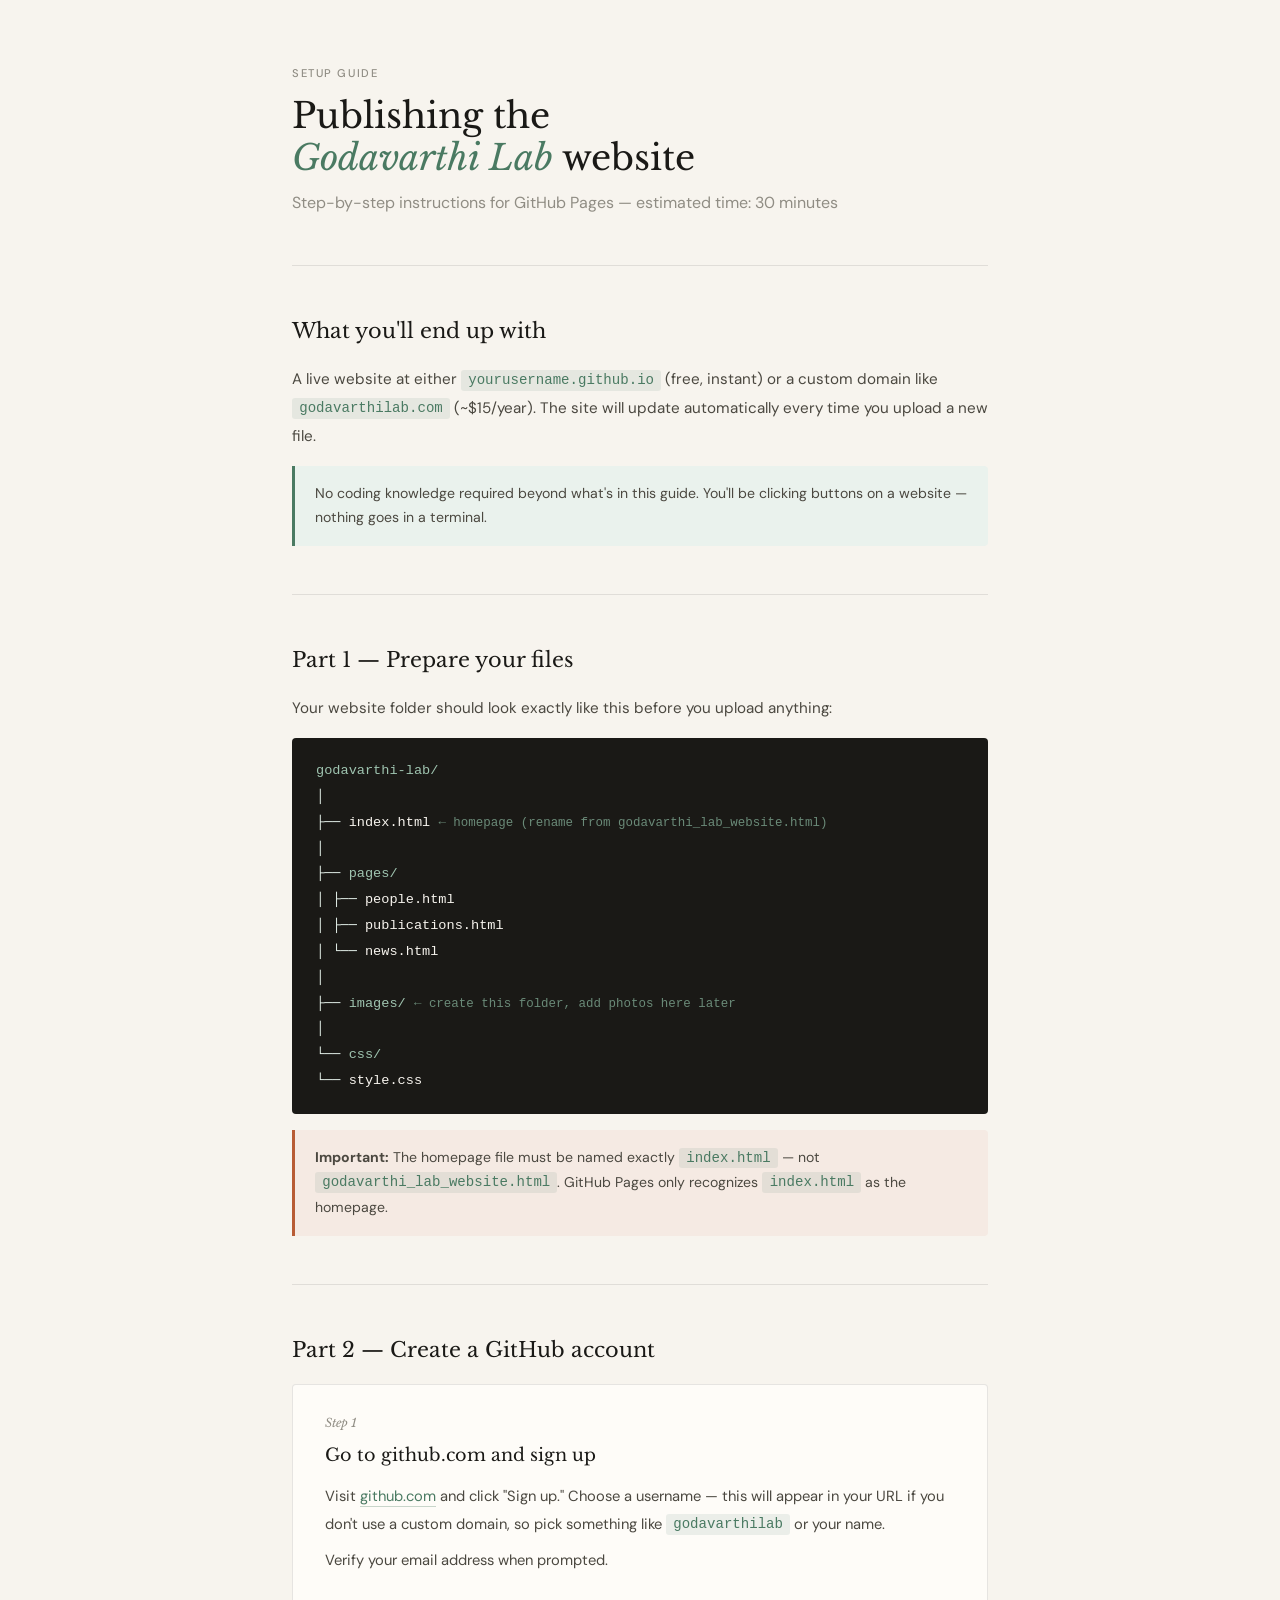
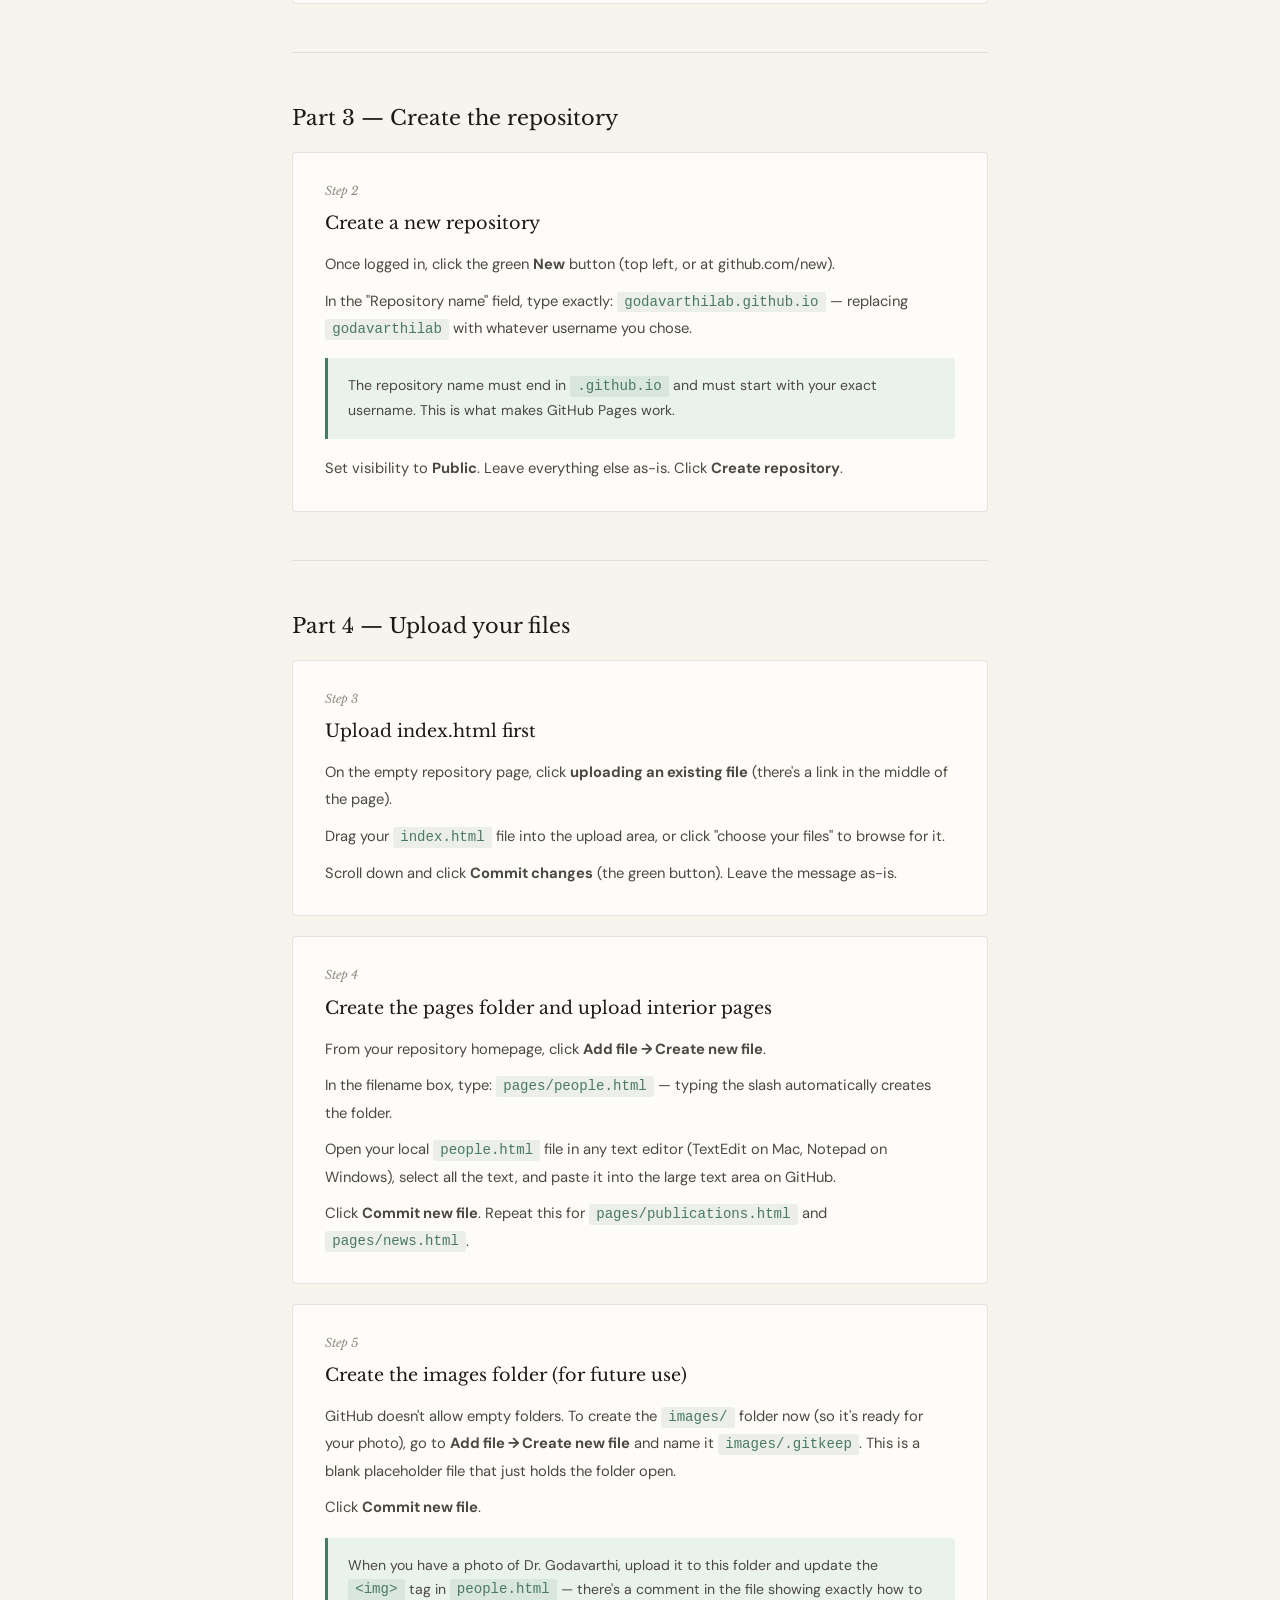
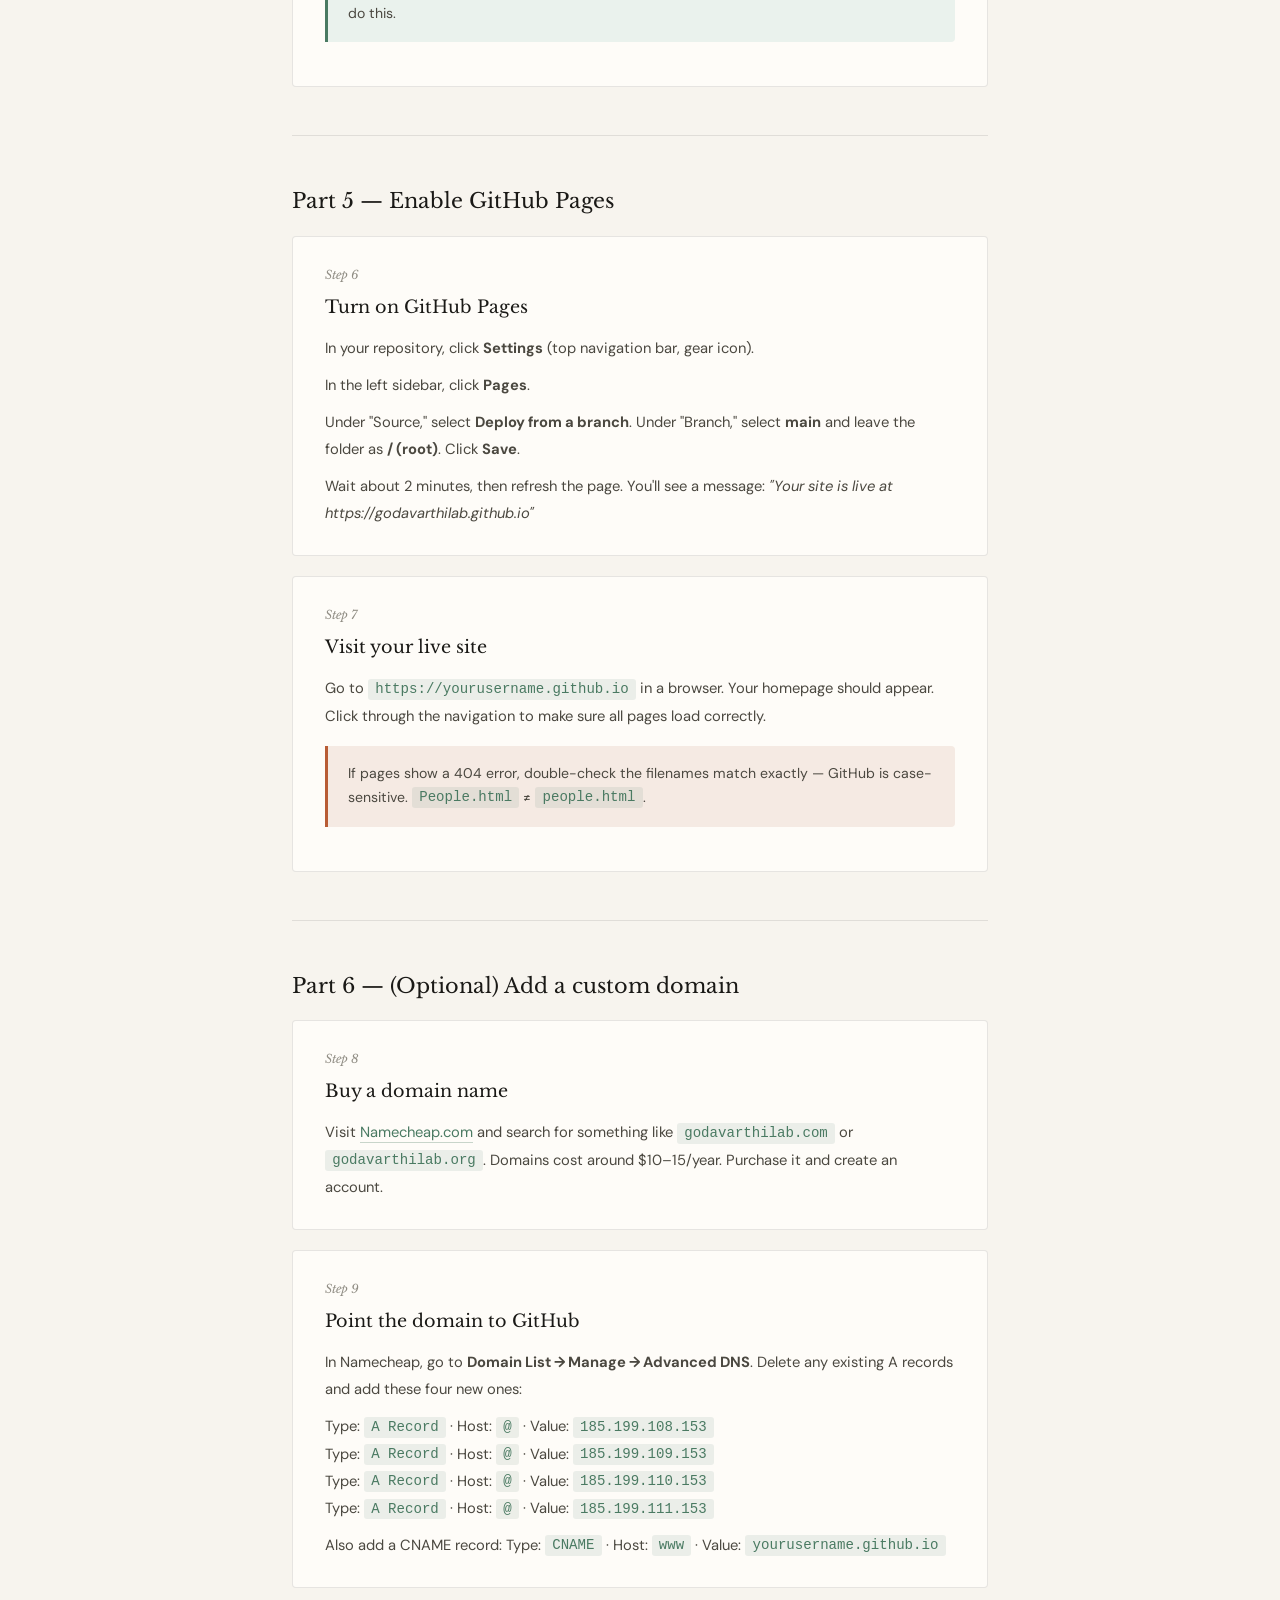
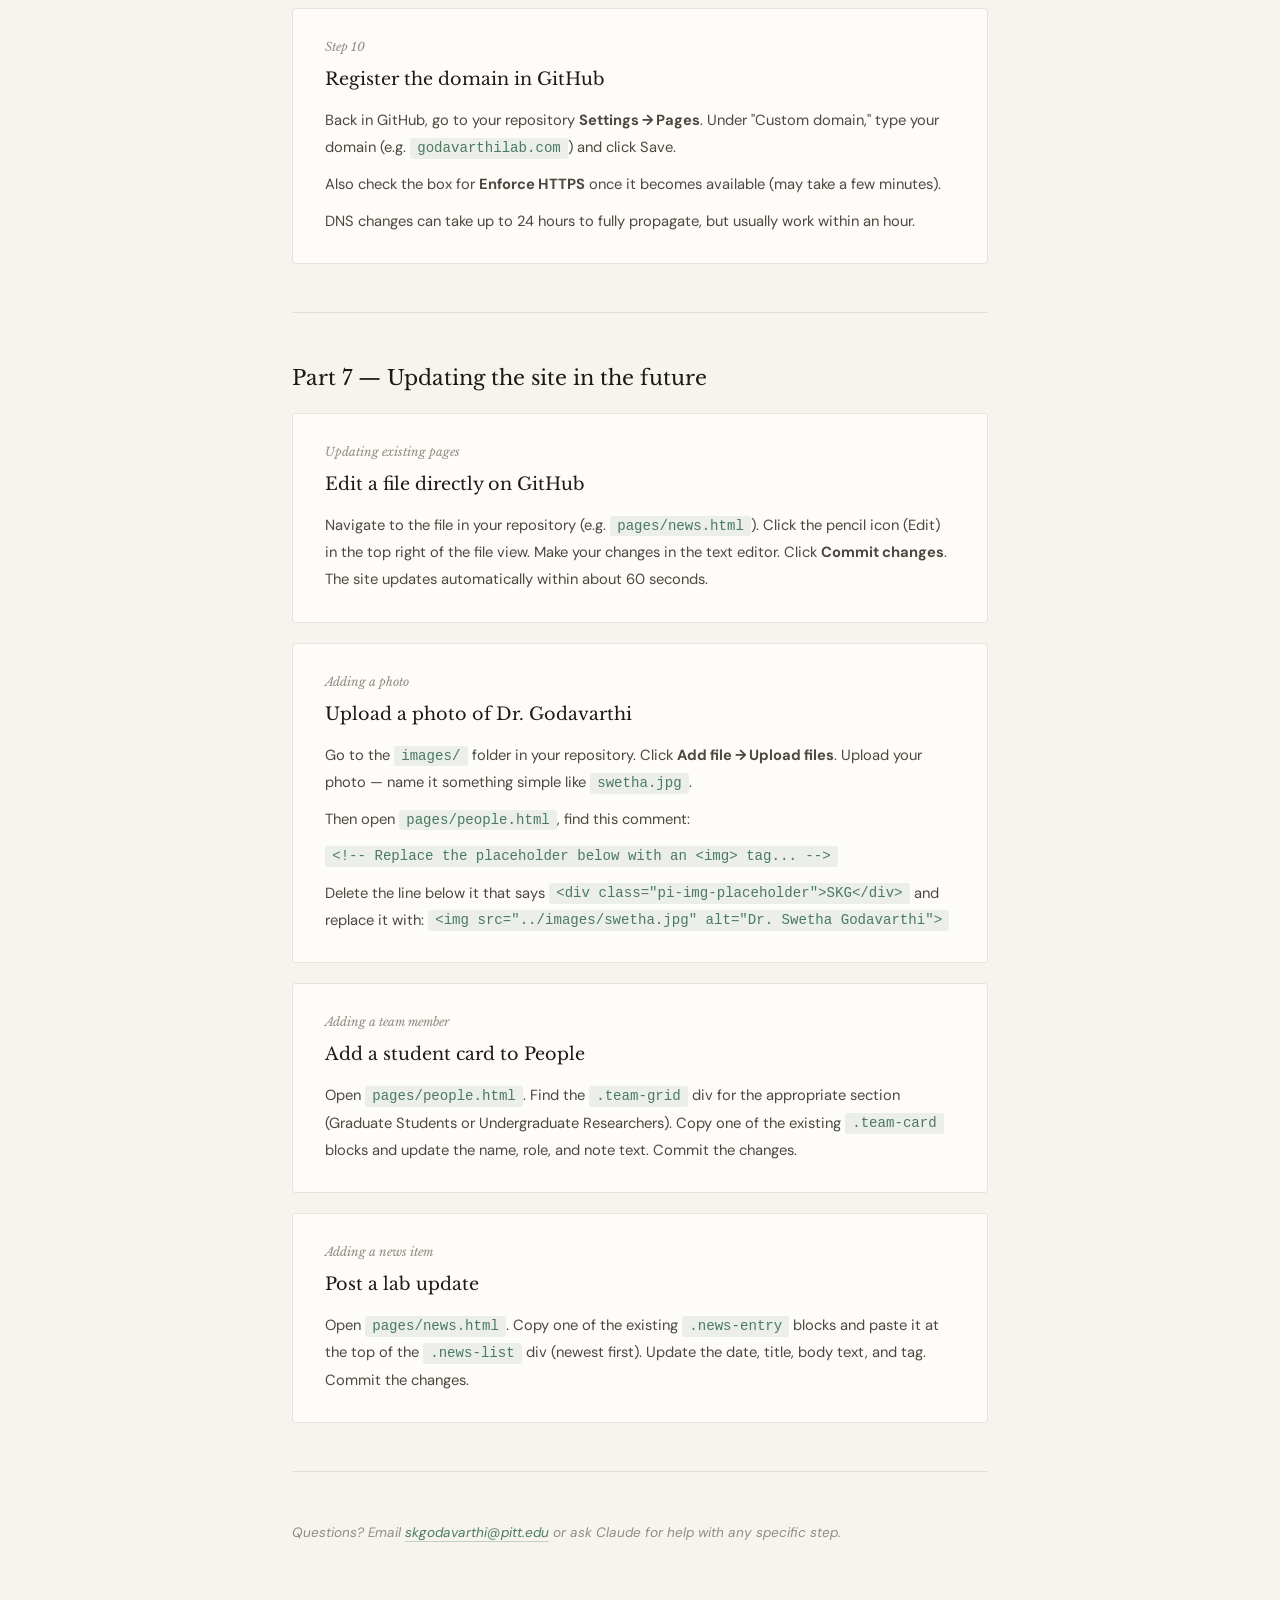
<file: SETUP_GUIDE.html>
<!DOCTYPE html>
<html lang="en">
<head>
<meta charset="UTF-8">
<meta name="viewport" content="width=device-width, initial-scale=1.0">
<title>How to publish the Godavarthi Lab website on GitHub Pages</title>
<link href="https://fonts.googleapis.com/css2?family=Libre+Baskerville:ital,wght@0,400;0,700;1,400&family=DM+Sans:opsz,wght@9..40,300;9..40,400;9..40,500&display=swap" rel="stylesheet">
<style>
:root {
  --cream:#F7F4EE; --white:#FEFCF8; --ink:#1A1916; --ink-mid:#4B4840;
  --ink-soft:#908D84; --sage:#4A7A62; --sage-pale:#EAF2ED;
  --terra:#B85C35; --terra-pale:#F5EAE3;
  --border:rgba(26,25,22,0.10);
}
*{margin:0;padding:0;box-sizing:border-box;}
html{font-size:16px;}
body{font-family:'DM Sans',sans-serif;background:var(--cream);color:var(--ink);line-height:1.7;padding:4rem 2rem;max-width:760px;margin:0 auto;}
h1{font-family:'Libre Baskerville',serif;font-size:2.2rem;font-weight:400;line-height:1.2;margin-bottom:0.5rem;}
h1 em{font-style:italic;color:var(--sage);}
.subtitle{font-size:1rem;color:var(--ink-soft);margin-bottom:3rem;}
h2{font-family:'Libre Baskerville',serif;font-size:1.3rem;font-weight:400;color:var(--ink);margin:3rem 0 1rem;}
p{font-size:0.95rem;color:var(--ink-mid);line-height:1.85;margin-bottom:1rem;}
p:last-child{margin-bottom:0;}
.step{background:var(--white);border:1px solid var(--border);border-radius:4px;padding:1.75rem 2rem;margin-bottom:1.25rem;position:relative;}
.step-num{font-family:'Libre Baskerville',serif;font-size:0.75rem;font-style:italic;color:var(--ink-soft);margin-bottom:0.5rem;display:block;}
.step-title{font-family:'Libre Baskerville',serif;font-size:1.1rem;font-weight:400;color:var(--ink);margin-bottom:0.75rem;}
.step p{font-size:0.92rem;margin-bottom:0.6rem;}
.step p:last-child{margin-bottom:0;}
code{font-family:monospace;font-size:0.88rem;background:rgba(74,122,98,0.1);color:var(--sage);padding:0.15rem 0.45rem;border-radius:3px;}
.note{background:var(--sage-pale);border-left:3px solid var(--sage);padding:1rem 1.25rem;border-radius:0 4px 4px 0;margin:1rem 0;font-size:0.88rem;color:var(--ink-mid);line-height:1.7;}
.warn{background:var(--terra-pale);border-left:3px solid var(--terra);padding:1rem 1.25rem;border-radius:0 4px 4px 0;margin:1rem 0;font-size:0.88rem;color:var(--ink-mid);line-height:1.7;}
.folder-tree{background:var(--ink);color:#E8F5EE;font-family:monospace;font-size:0.85rem;padding:1.25rem 1.5rem;border-radius:4px;line-height:1.9;margin:1rem 0;}
.folder-tree .dir{color:#9FC4B0;}
.folder-tree .file{color:#F7F4EE;}
.folder-tree .comment{color:#6A8A78;font-size:0.78rem;}
a{color:var(--sage);text-decoration:none;border-bottom:1px solid rgba(74,122,98,0.3);}
a:hover{border-color:var(--sage);}
hr{border:none;border-top:1px solid var(--border);margin:3rem 0;}
.section-label{font-size:0.7rem;font-weight:500;letter-spacing:0.14em;text-transform:uppercase;color:var(--ink-soft);margin-bottom:0.75rem;display:block;}
</style>
</head>
<body>

<span class="section-label">Setup Guide</span>
<h1>Publishing the<br><em>Godavarthi Lab</em> website</h1>
<p class="subtitle">Step-by-step instructions for GitHub Pages — estimated time: 30 minutes</p>

<hr>

<h2>What you'll end up with</h2>
<p>A live website at either <code>yourusername.github.io</code> (free, instant) or a custom domain like <code>godavarthilab.com</code> (~$15/year). The site will update automatically every time you upload a new file.</p>

<div class="note">No coding knowledge required beyond what's in this guide. You'll be clicking buttons on a website — nothing goes in a terminal.</div>

<hr>

<h2>Part 1 — Prepare your files</h2>

<p>Your website folder should look exactly like this before you upload anything:</p>

<div class="folder-tree">
<span class="dir">godavarthi-lab/</span><br>
│<br>
├── <span class="file">index.html</span> <span class="comment">← homepage (rename from godavarthi_lab_website.html)</span><br>
│<br>
├── <span class="dir">pages/</span><br>
│   ├── <span class="file">people.html</span><br>
│   ├── <span class="file">publications.html</span><br>
│   └── <span class="file">news.html</span><br>
│<br>
├── <span class="dir">images/</span> <span class="comment">← create this folder, add photos here later</span><br>
│<br>
└── <span class="dir">css/</span><br>
    └── <span class="file">style.css</span>
</div>

<div class="warn"><strong>Important:</strong> The homepage file must be named exactly <code>index.html</code> — not <code>godavarthi_lab_website.html</code>. GitHub Pages only recognizes <code>index.html</code> as the homepage.</div>

<hr>

<h2>Part 2 — Create a GitHub account</h2>

<div class="step">
  <span class="step-num">Step 1</span>
  <div class="step-title">Go to github.com and sign up</div>
  <p>Visit <a href="https://github.com" target="_blank">github.com</a> and click "Sign up." Choose a username — this will appear in your URL if you don't use a custom domain, so pick something like <code>godavarthilab</code> or your name.</p>
  <p>Verify your email address when prompted.</p>
</div>

<hr>

<h2>Part 3 — Create the repository</h2>

<div class="step">
  <span class="step-num">Step 2</span>
  <div class="step-title">Create a new repository</div>
  <p>Once logged in, click the green <strong>New</strong> button (top left, or at github.com/new).</p>
  <p>In the "Repository name" field, type exactly: <code>godavarthilab.github.io</code> — replacing <code>godavarthilab</code> with whatever username you chose.</p>
  <div class="note">The repository name must end in <code>.github.io</code> and must start with your exact username. This is what makes GitHub Pages work.</div>
  <p>Set visibility to <strong>Public</strong>. Leave everything else as-is. Click <strong>Create repository</strong>.</p>
</div>

<hr>

<h2>Part 4 — Upload your files</h2>

<div class="step">
  <span class="step-num">Step 3</span>
  <div class="step-title">Upload index.html first</div>
  <p>On the empty repository page, click <strong>uploading an existing file</strong> (there's a link in the middle of the page).</p>
  <p>Drag your <code>index.html</code> file into the upload area, or click "choose your files" to browse for it.</p>
  <p>Scroll down and click <strong>Commit changes</strong> (the green button). Leave the message as-is.</p>
</div>

<div class="step">
  <span class="step-num">Step 4</span>
  <div class="step-title">Create the pages folder and upload interior pages</div>
  <p>From your repository homepage, click <strong>Add file → Create new file</strong>.</p>
  <p>In the filename box, type: <code>pages/people.html</code> — typing the slash automatically creates the folder.</p>
  <p>Open your local <code>people.html</code> file in any text editor (TextEdit on Mac, Notepad on Windows), select all the text, and paste it into the large text area on GitHub.</p>
  <p>Click <strong>Commit new file</strong>. Repeat this for <code>pages/publications.html</code> and <code>pages/news.html</code>.</p>
</div>

<div class="step">
  <span class="step-num">Step 5</span>
  <div class="step-title">Create the images folder (for future use)</div>
  <p>GitHub doesn't allow empty folders. To create the <code>images/</code> folder now (so it's ready for your photo), go to <strong>Add file → Create new file</strong> and name it <code>images/.gitkeep</code>. This is a blank placeholder file that just holds the folder open.</p>
  <p>Click <strong>Commit new file</strong>.</p>
  <div class="note">When you have a photo of Dr. Godavarthi, upload it to this folder and update the <code>&lt;img&gt;</code> tag in <code>people.html</code> — there's a comment in the file showing exactly how to do this.</div>
</div>

<hr>

<h2>Part 5 — Enable GitHub Pages</h2>

<div class="step">
  <span class="step-num">Step 6</span>
  <div class="step-title">Turn on GitHub Pages</div>
  <p>In your repository, click <strong>Settings</strong> (top navigation bar, gear icon).</p>
  <p>In the left sidebar, click <strong>Pages</strong>.</p>
  <p>Under "Source," select <strong>Deploy from a branch</strong>. Under "Branch," select <strong>main</strong> and leave the folder as <strong>/ (root)</strong>. Click <strong>Save</strong>.</p>
  <p>Wait about 2 minutes, then refresh the page. You'll see a message: <em>"Your site is live at https://godavarthilab.github.io"</em></p>
</div>

<div class="step">
  <span class="step-num">Step 7</span>
  <div class="step-title">Visit your live site</div>
  <p>Go to <code>https://yourusername.github.io</code> in a browser. Your homepage should appear. Click through the navigation to make sure all pages load correctly.</p>
  <div class="warn">If pages show a 404 error, double-check the filenames match exactly — GitHub is case-sensitive. <code>People.html</code> ≠ <code>people.html</code>.</div>
</div>

<hr>

<h2>Part 6 — (Optional) Add a custom domain</h2>

<div class="step">
  <span class="step-num">Step 8</span>
  <div class="step-title">Buy a domain name</div>
  <p>Visit <a href="https://www.namecheap.com" target="_blank">Namecheap.com</a> and search for something like <code>godavarthilab.com</code> or <code>godavarthilab.org</code>. Domains cost around $10–15/year. Purchase it and create an account.</p>
</div>

<div class="step">
  <span class="step-num">Step 9</span>
  <div class="step-title">Point the domain to GitHub</div>
  <p>In Namecheap, go to <strong>Domain List → Manage → Advanced DNS</strong>. Delete any existing A records and add these four new ones:</p>
  <p>
    Type: <code>A Record</code> · Host: <code>@</code> · Value: <code>185.199.108.153</code><br>
    Type: <code>A Record</code> · Host: <code>@</code> · Value: <code>185.199.109.153</code><br>
    Type: <code>A Record</code> · Host: <code>@</code> · Value: <code>185.199.110.153</code><br>
    Type: <code>A Record</code> · Host: <code>@</code> · Value: <code>185.199.111.153</code>
  </p>
  <p>Also add a CNAME record: Type: <code>CNAME</code> · Host: <code>www</code> · Value: <code>yourusername.github.io</code></p>
</div>

<div class="step">
  <span class="step-num">Step 10</span>
  <div class="step-title">Register the domain in GitHub</div>
  <p>Back in GitHub, go to your repository <strong>Settings → Pages</strong>. Under "Custom domain," type your domain (e.g. <code>godavarthilab.com</code>) and click Save.</p>
  <p>Also check the box for <strong>Enforce HTTPS</strong> once it becomes available (may take a few minutes).</p>
  <p>DNS changes can take up to 24 hours to fully propagate, but usually work within an hour.</p>
</div>

<hr>

<h2>Part 7 — Updating the site in the future</h2>

<div class="step">
  <span class="step-num">Updating existing pages</span>
  <div class="step-title">Edit a file directly on GitHub</div>
  <p>Navigate to the file in your repository (e.g. <code>pages/news.html</code>). Click the pencil icon (Edit) in the top right of the file view. Make your changes in the text editor. Click <strong>Commit changes</strong>. The site updates automatically within about 60 seconds.</p>
</div>

<div class="step">
  <span class="step-num">Adding a photo</span>
  <div class="step-title">Upload a photo of Dr. Godavarthi</div>
  <p>Go to the <code>images/</code> folder in your repository. Click <strong>Add file → Upload files</strong>. Upload your photo — name it something simple like <code>swetha.jpg</code>.</p>
  <p>Then open <code>pages/people.html</code>, find this comment:</p>
  <p><code>&lt;!-- Replace the placeholder below with an &lt;img&gt; tag... --&gt;</code></p>
  <p>Delete the line below it that says <code>&lt;div class="pi-img-placeholder"&gt;SKG&lt;/div&gt;</code> and replace it with: <code>&lt;img src="../images/swetha.jpg" alt="Dr. Swetha Godavarthi"&gt;</code></p>
</div>

<div class="step">
  <span class="step-num">Adding a team member</span>
  <div class="step-title">Add a student card to People</div>
  <p>Open <code>pages/people.html</code>. Find the <code>.team-grid</code> div for the appropriate section (Graduate Students or Undergraduate Researchers). Copy one of the existing <code>.team-card</code> blocks and update the name, role, and note text. Commit the changes.</p>
</div>

<div class="step">
  <span class="step-num">Adding a news item</span>
  <div class="step-title">Post a lab update</div>
  <p>Open <code>pages/news.html</code>. Copy one of the existing <code>.news-entry</code> blocks and paste it at the top of the <code>.news-list</code> div (newest first). Update the date, title, body text, and tag. Commit the changes.</p>
</div>

<hr>

<p style="font-size:0.85rem;color:var(--ink-soft);font-style:italic;margin-top:1rem;">Questions? Email <a href="mailto:skgodavarthi@pitt.edu">skgodavarthi@pitt.edu</a> or ask Claude for help with any specific step.</p>

</body>
</html>
</file>
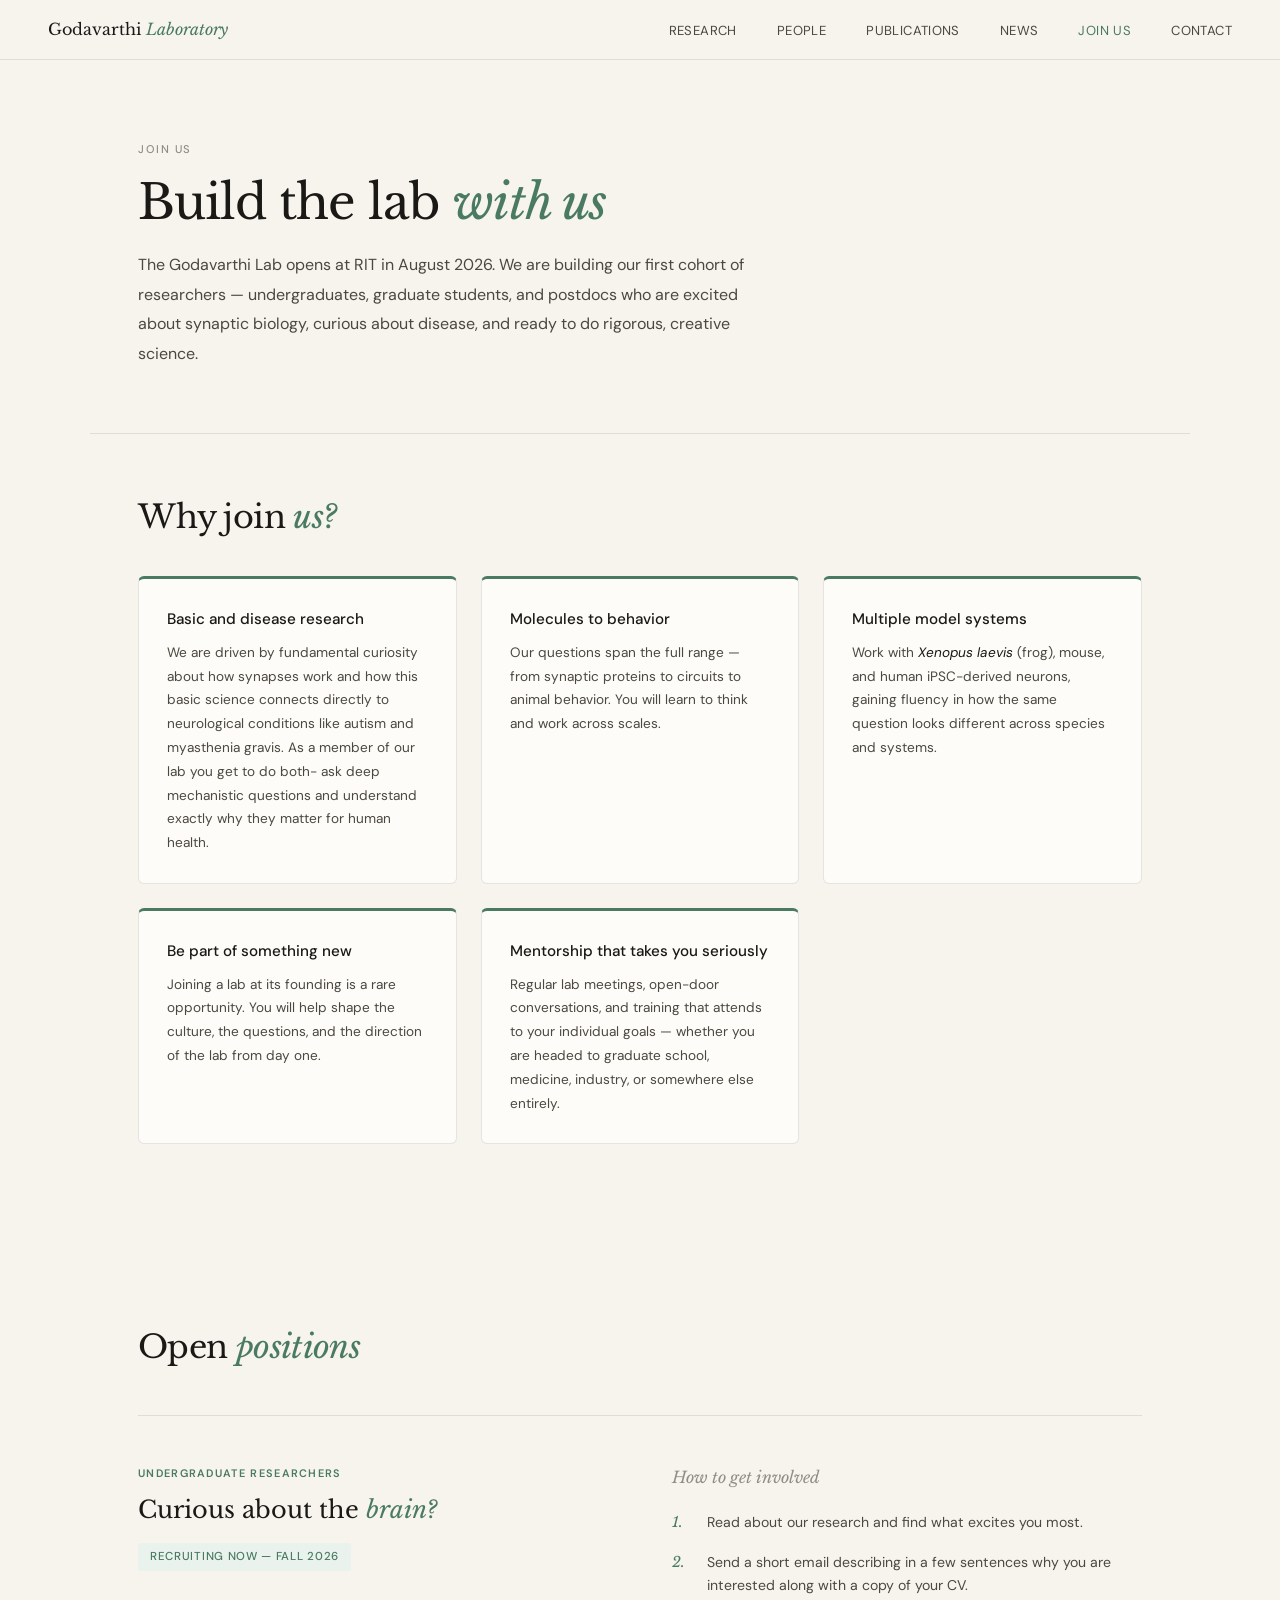
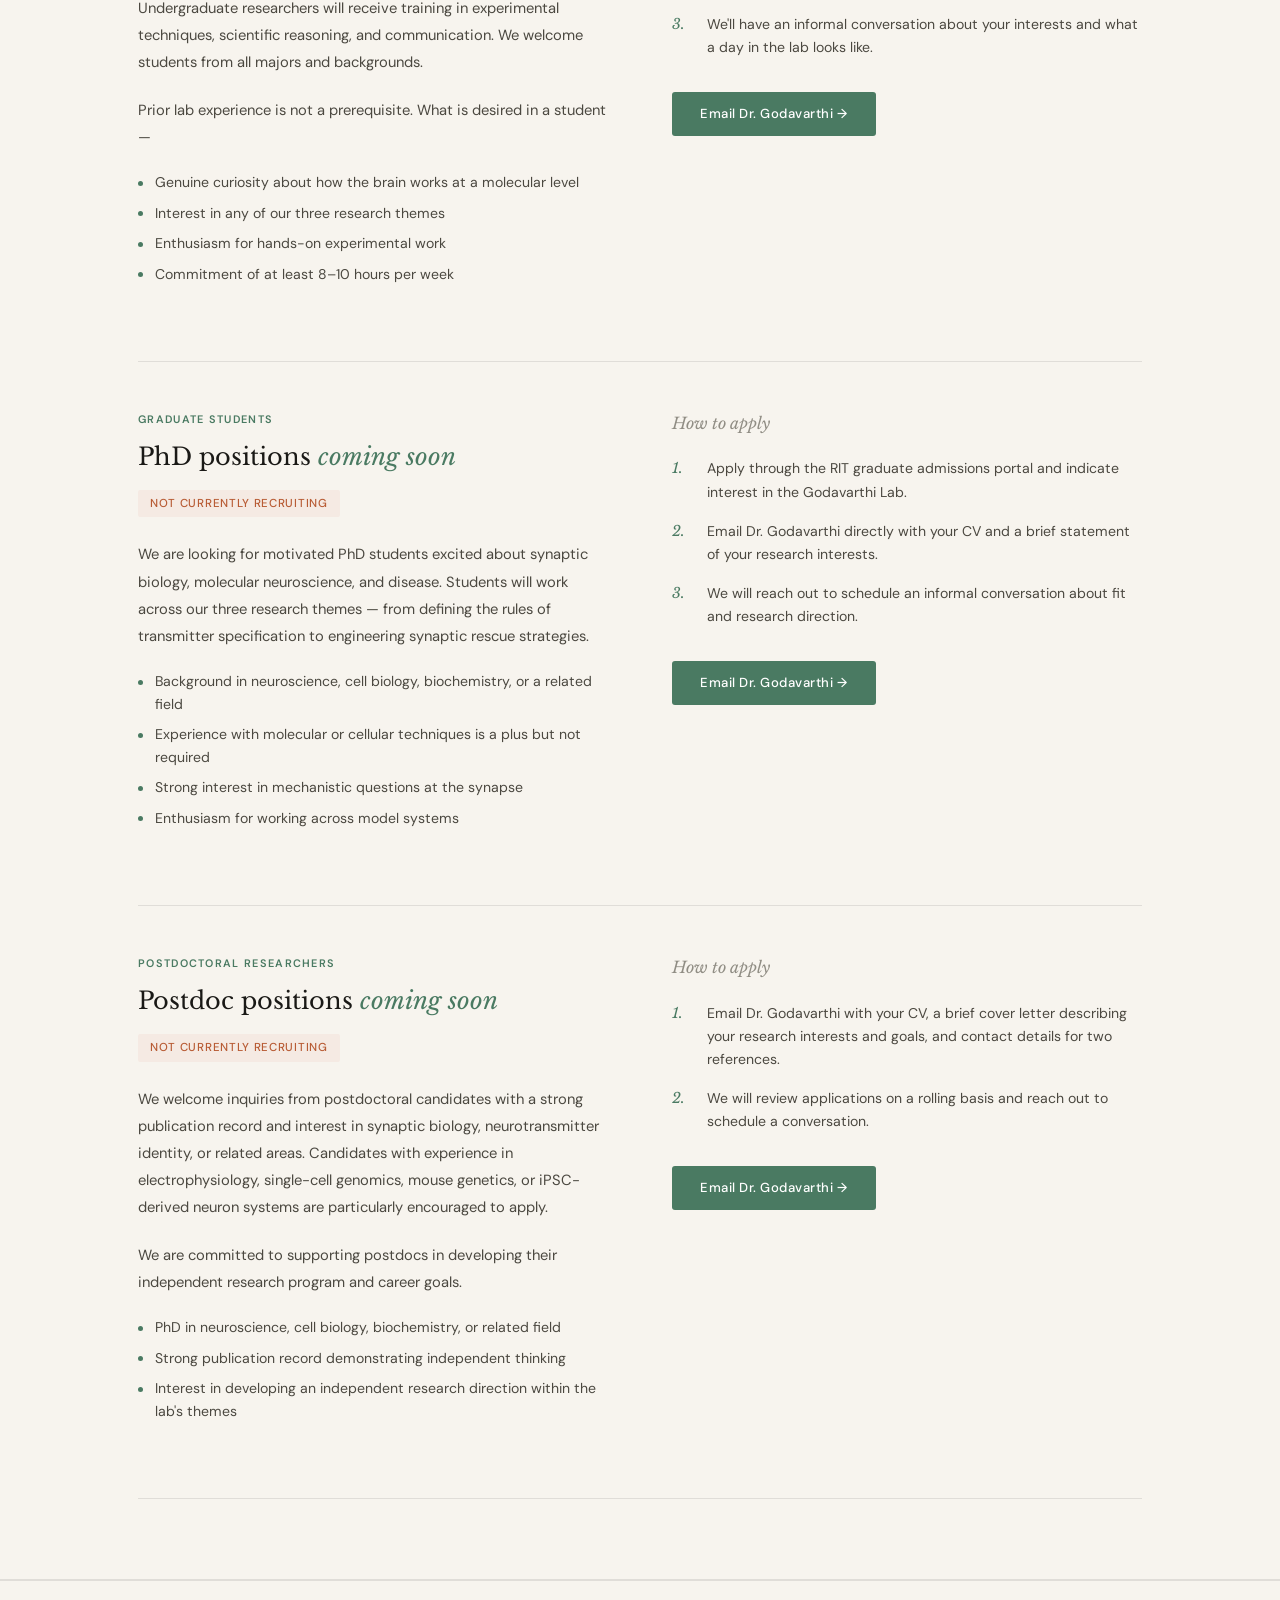
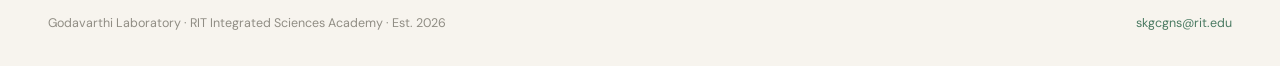
<file: pages/joinus.html>
<!DOCTYPE html>
<html lang="en">
<head>
<meta charset="UTF-8">
<meta name="viewport" content="width=device-width, initial-scale=1.0">
<title>Join Us — Godavarthi Laboratory</title>
<link href="https://fonts.googleapis.com/css2?family=Libre+Baskerville:ital,wght@0,400;0,700;1,400&family=DM+Sans:opsz,wght@9..40,300;9..40,400;9..40,500&display=swap" rel="stylesheet">
<style>
:root {
  --cream: #F7F4EE;
  --white: #FEFCF8;
  --ink: #1A1916;
  --ink-mid: #4B4840;
  --ink-soft: #908D84;
  --sage: #4A7A62;
  --sage-pale: #EAF2ED;
  --terra: #B85C35;
  --terra-pale: #F5EAE3;
  --border: rgba(26,25,22,0.10);
  --border-mid: rgba(26,25,22,0.18);
}
* { margin:0; padding:0; box-sizing:border-box; }
html { scroll-behavior:smooth; font-size:16px; }
body { font-family:'DM Sans', sans-serif; background:var(--cream); color:var(--ink); line-height:1.7; }

/* NAV */
nav { position:sticky; top:0; z-index:100; background:rgba(247,244,238,0.94); backdrop-filter:blur(10px); border-bottom:1px solid var(--border); padding:0 3rem; height:60px; display:flex; align-items:center; justify-content:space-between; }
.nav-brand { font-family:'Libre Baskerville',serif; font-size:1rem; font-weight:400; color:var(--ink); text-decoration:none; }
.nav-brand span { font-style:italic; color:var(--sage); }
.nav-links { display:flex; gap:2.5rem; list-style:none; }
.nav-links a { font-size:0.82rem; font-weight:400; letter-spacing:0.03em; color:var(--ink-mid); text-decoration:none; transition:color 0.18s; }
.nav-links a:hover, .nav-links a.active { color:var(--sage); }

/* PAGE HERO */
.page-hero {
  padding:5rem 3rem 4rem;
  max-width:1100px; margin:0 auto;
  border-bottom:1px solid var(--border);
}
.page-hero h1 {
  font-family:'Libre Baskerville',serif;
  font-size:3rem; font-weight:400; line-height:1.15;
  letter-spacing:-0.02em; color:var(--ink);
  margin-bottom:1.25rem; max-width:700px;
}
.page-hero h1 em { font-style:italic; color:var(--sage); }
.page-hero p { font-size:1rem; color:var(--ink-mid); max-width:620px; line-height:1.85; }

/* SECTION */
.section { padding:5rem 3rem; max-width:1100px; margin:0 auto; }
.divider { border:none; border-top:1px solid var(--border); }
.eyebrow { font-size:0.7rem; font-weight:500; letter-spacing:0.14em; text-transform:uppercase; color:var(--ink-soft); margin-bottom:1rem; display:block; }

/* WHY JOIN */
.why-section { padding:4rem 3rem; max-width:1100px; margin:0 auto; }
.why-section h2 {
  font-family:'Libre Baskerville',serif;
  font-size:2rem; font-weight:400; line-height:1.2;
  letter-spacing:-0.02em; color:var(--ink);
  margin-bottom:2.5rem;
}
.why-section h2 em { font-style:italic; color:var(--sage); }
.why-grid {
  display:grid; grid-template-columns:repeat(3,1fr);
  gap:1.5rem; margin-bottom:3rem;
}
.why-card {
  background:var(--white);
  border:1px solid var(--border);
  border-radius:6px; padding:1.75rem;
  border-top:3px solid var(--sage);
}
.why-heading {
  font-size:0.95rem; font-weight:500;
  color:var(--ink); margin-bottom:0.5rem;
}
.why-card p { font-size:0.85rem; color:var(--ink-mid); line-height:1.75; }
.why-card p em { font-style:italic; color:var(--ink); }

/* POSITION CARDS */
.positions-section { padding:0 3rem 5rem; max-width:1100px; margin:0 auto; }
.positions-section h2 {
  font-family:'Libre Baskerville',serif;
  font-size:2rem; font-weight:400;
  letter-spacing:-0.02em; color:var(--ink);
  margin-bottom:2.5rem;
}
.positions-section h2 em { font-style:italic; color:var(--sage); }

.position-block {
  display:grid; grid-template-columns:1fr 1fr;
  gap:4rem; align-items:start;
  padding:3rem 0;
  border-top:1px solid var(--border);
}
.position-block:last-child { border-bottom:1px solid var(--border); }

.position-label {
  font-size:0.68rem; font-weight:600; letter-spacing:0.12em;
  text-transform:uppercase; color:var(--sage);
  margin-bottom:0.75rem; display:block;
}
.position-title {
  font-family:'Libre Baskerville',serif;
  font-size:1.5rem; font-weight:400; line-height:1.3;
  color:var(--ink); margin-bottom:1rem;
}
.position-title em { font-style:italic; color:var(--sage); }
.position-desc {
  font-size:0.92rem; color:var(--ink-mid);
  line-height:1.85; margin-bottom:1.25rem;
}
.position-tag {
  display:inline-block;
  font-size:0.72rem; font-weight:500; letter-spacing:0.06em;
  text-transform:uppercase; padding:0.25rem 0.75rem;
  border-radius:2px; margin-bottom:1.5rem;
}
.position-tag.open { background:var(--sage-pale); color:var(--sage); }
.position-tag.soon { background:var(--terra-pale); color:var(--terra); }

.position-list { list-style:none; display:flex; flex-direction:column; gap:0.5rem; margin-bottom:1.75rem; }
.position-list li {
  font-size:0.88rem; color:var(--ink-mid); line-height:1.6;
  display:flex; gap:0.75rem; align-items:flex-start;
}
.position-list li::before {
  content:''; width:5px; height:5px; border-radius:50%;
  background:var(--sage); flex-shrink:0; margin-top:0.6rem;
}

.position-right h4 {
  font-family:'Libre Baskerville',serif;
  font-size:1rem; font-weight:400; font-style:italic;
  color:var(--ink-soft); margin-bottom:1.25rem;
}
.position-steps { list-style:none; display:flex; flex-direction:column; gap:1rem; margin-bottom:2rem; }
.position-steps li {
  display:flex; gap:1rem;
  font-size:0.88rem; color:var(--ink-mid); line-height:1.65;
}
.step-n {
  font-family:'Libre Baskerville',serif;
  font-size:0.9rem; font-style:italic; color:var(--sage);
  flex-shrink:0; width:1.2rem;
}

.btn-apply {
  display:inline-block;
  background:var(--sage); color:#fff;
  font-size:0.82rem; font-weight:500; letter-spacing:0.04em;
  padding:0.7rem 1.75rem; border-radius:3px;
  text-decoration:none; transition:background 0.18s;
}
.btn-apply:hover { background:#3a6251; }
.btn-apply.ghost {
  background:transparent; color:var(--sage);
  border:1.5px solid var(--sage);
}
.btn-apply.ghost:hover { background:var(--sage); color:#fff; }

/* CULTURE QUOTE */
.culture-strip {
  background:var(--ink); padding:3.5rem 3rem;
  margin:0;
}
.culture-strip-inner {
  max-width:1100px; margin:0 auto;
  display:grid; grid-template-columns:1fr 1fr; gap:4rem; align-items:center;
}
.culture-strip blockquote {
  font-family:'Libre Baskerville',serif;
  font-size:1.15rem; font-style:italic; line-height:1.75;
  color:#F7F4EE; border-left:2px solid #9FC4B0;
  padding-left:1.5rem; margin-bottom:0.75rem;
}
.culture-strip cite { font-size:0.78rem; color:rgba(247,244,238,0.5); font-style:normal; }
.culture-strip-text { font-size:0.92rem; color:rgba(247,244,238,0.65); line-height:1.85; }
.culture-strip-text p { margin-bottom:0.75rem; }
.culture-strip-text p:last-child { margin-bottom:0; }

footer { border-top:1px solid var(--border); padding:2rem 3rem; display:flex; justify-content:space-between; align-items:center; font-size:0.78rem; color:var(--ink-soft); }
footer a { color:var(--sage); text-decoration:none; }

/* HAMBURGER */
.hamburger{display:none;flex-direction:column;gap:5px;cursor:pointer;padding:0.5rem;}
.hamburger span{display:block;width:24px;height:2px;background:var(--ink);transition:all 0.3s;}
.hamburger.open span:nth-child(1){transform:rotate(45deg) translate(5px,5px);}
.hamburger.open span:nth-child(2){opacity:0;}
.hamburger.open span:nth-child(3){transform:rotate(-45deg) translate(5px,-5px);}

@media(max-width:860px){
  nav { padding:0 1.25rem; }
  .hamburger{display:flex;}
  .nav-links{display:none;position:fixed;top:60px;left:0;right:0;background:rgba(247,244,238,0.98);backdrop-filter:blur(12px);flex-direction:column;padding:1.5rem 2rem;gap:1.25rem;border-bottom:1px solid var(--border);box-shadow:0 4px 20px rgba(26,25,22,0.1);z-index:99;}
  .nav-links.open{display:flex;}
  .nav-links a{color:var(--ink-mid) !important;font-size:1rem;}
  .page-hero { padding:3.5rem 1.5rem 3rem; }
  .page-hero h1 { font-size:2.2rem; }
  .why-section, .positions-section, .section { padding-left:1.5rem; padding-right:1.5rem; }
  .why-grid { grid-template-columns:1fr; }
  .position-block { grid-template-columns:1fr; gap:2rem; }
  .culture-strip-inner { grid-template-columns:1fr; }
  footer { flex-direction:column; gap:0.5rem; text-align:center; padding:1.5rem; }
}
</style>
</head>
<body>

<nav id="main-nav">
  <a href="../index.html" class="nav-brand">Godavarthi <span>Laboratory</span></a>
  <div class="hamburger" id="hamburger" onclick="toggleMenu()">
    <span></span>
    <span></span>
    <span></span>
  </div>
  <ul class="nav-links" id="nav-links">
    <li><a href="research.html">RESEARCH</a></li>
    <li><a href="people.html">PEOPLE</a></li>
    <li><a href="publications.html">PUBLICATIONS</a></li>
    <li><a href="news.html">NEWS</a></li>
    <li><a href="joinus.html" class="active">JOIN US</a></li>
    <li><a href="../index.html#contact">CONTACT</a></li>
  </ul>
</nav>

<!-- HERO -->
<div class="page-hero">
  <span class="eyebrow">Join Us</span>
  <h1>Build the lab <em>with us</em></h1>
  <p>The Godavarthi Lab opens at RIT in August 2026. We are building our first cohort of researchers — undergraduates, graduate students, and postdocs who are excited about synaptic biology, curious about disease, and ready to do rigorous, creative science.</p>
</div>

<!-- WHY JOIN -->
<div class="why-section">
  <h2>Why join <em>us?</em></h2>
  <div class="why-grid">
    <div class="why-card">
  	<div class="why-heading">Basic and disease research</div>
  <p>We are driven by fundamental curiosity about how synapses work and how this basic science connects directly to neurological conditions like autism and myasthenia gravis. As a member of our lab you get to do both- ask deep mechanistic questions and understand exactly why they matter for human health.</p>
    </div>
    <div class="why-card">
      <div class="why-heading">Molecules to behavior</div>
      <p>Our questions span the full range — from synaptic proteins to circuits to animal behavior. You will learn to think and work across scales.</p>
    </div>
    <div class="why-card">
      <div class="why-heading">Multiple model systems</div>
      <p>Work with <em>Xenopus laevis</em> (frog), mouse, and human iPSC-derived neurons, gaining fluency in how the same question looks different across species and systems.</p>
    </div>
    <div class="why-card">
      <div class="why-heading">Be part of something new</div>
      <p>Joining a lab at its founding is a rare opportunity. You will help shape the culture, the questions, and the direction of the lab from day one.</p>
    </div>
    <div class="why-card">
      <div class="why-heading">Mentorship that takes you seriously</div>
      <p>Regular lab meetings, open-door conversations, and training that attends to your individual goals — whether you are headed to graduate school, medicine, industry, or somewhere else entirely.</p>
    </div>
  </div>
</div>

<!-- POSITIONS -->
<div class="positions-section" style="padding-top:4rem;">
  <h2>Open <em>positions</em></h2>

  <!-- UNDERGRAD -->
  <div class="position-block">
    <div>
      <span class="position-label">Undergraduate Researchers</span>
      <div class="position-title">Curious about the <em>brain?</em></div>
      <span class="position-tag open">Recruiting now — Fall 2026</span>
      <p class="position-desc"> Undergraduate researchers will receive training in experimental techniques, scientific reasoning, and communication. We welcome students from all majors and backgrounds.</p>
      <p class="position-desc">Prior lab experience is not a prerequisite. What is desired in a student — </p>
      <ul class="position-list">
        <li>Genuine curiosity about how the brain works at a molecular level</li>
        <li>Interest in any of our three research themes</li>
        <li>Enthusiasm for hands-on experimental work</li>
        <li>Commitment of at least 8–10 hours per week</li>
      </ul>
    </div>
    <div class="position-right">
      <h4>How to get involved</h4>
      <ol class="position-steps">
        <li><span class="step-n">1.</span><span>Read about our research and find what excites you most.</span></li>
        <li><span class="step-n">2.</span><span>Send a short email describing in a few sentences why you are interested along with a copy of your CV.</span></li>
        <li><span class="step-n">3.</span><span>We'll have an informal conversation about your interests and what a day in the lab looks like.</span></li>
      </ol>
      <a href="mailto:skgcgns@rit.edu?subject=Undergraduate%20Research%20Inquiry%20%E2%80%94%20Godavarthi%20Lab" class="btn-apply">Email Dr. Godavarthi →</a>
    </div>
  </div>

  <!-- GRAD STUDENTS -->
  <div class="position-block">
    <div>
      <span class="position-label">Graduate Students</span>
      <div class="position-title">PhD positions <em>coming soon</em></div>
      <span class="position-tag soon">Not currently recruiting</span>
      <p class="position-desc">We are looking for motivated PhD students excited about synaptic biology, molecular neuroscience, and disease. Students will work across our three research themes — from defining the rules of transmitter specification to engineering synaptic rescue strategies.</p>
      <ul class="position-list">
        <li>Background in neuroscience, cell biology, biochemistry, or a related field</li>
        <li>Experience with molecular or cellular techniques is a plus but not required</li>
        <li>Strong interest in mechanistic questions at the synapse</li>
        <li>Enthusiasm for working across model systems</li>
      </ul>
    </div>
    <div class="position-right">
      <h4>How to apply</h4>
      <ol class="position-steps">
        <li><span class="step-n">1.</span><span>Apply through the RIT graduate admissions portal and indicate interest in the Godavarthi Lab.</span></li>
        <li><span class="step-n">2.</span><span>Email Dr. Godavarthi directly with your CV and a brief statement of your research interests.</span></li>
        <li><span class="step-n">3.</span><span>We will reach out to schedule an informal conversation about fit and research direction.</span></li>
      </ol>
      <a href="mailto:skgcgns@rit.edu?subject=Graduate%20Student%20Inquiry%20%E2%80%94%20Godavarthi%20Lab" class="btn-apply">Email Dr. Godavarthi →</a>
    </div>
  </div>

  <!-- POSTDOCS -->
  <div class="position-block">
    <div>
      <span class="position-label">Postdoctoral Researchers</span>
      <div class="position-title">Postdoc positions <em>coming soon</em></div>
      <span class="position-tag soon">Not currently recruiting</span>
      <p class="position-desc">We welcome inquiries from postdoctoral candidates with a strong publication record and interest in synaptic biology, neurotransmitter identity, or related areas. Candidates with experience in electrophysiology, single-cell genomics, mouse genetics, or iPSC-derived neuron systems are particularly encouraged to apply.</p>
      <p class="position-desc">We are committed to supporting postdocs in developing their independent research program and career goals.</p>
      <ul class="position-list">
        <li>PhD in neuroscience, cell biology, biochemistry, or related field</li>
        <li>Strong publication record demonstrating independent thinking</li>
        <li>Interest in developing an independent research direction within the lab's themes</li>
      </ul>
    </div>
    <div class="position-right">
      <h4>How to apply</h4>
      <ol class="position-steps">
        <li><span class="step-n">1.</span><span>Email Dr. Godavarthi with your CV, a brief cover letter describing your research interests and goals, and contact details for two references.</span></li>
        <li><span class="step-n">2.</span><span>We will review applications on a rolling basis and reach out to schedule a conversation.</span></li>
      </ol>
      <a href="mailto:skgcgns@rit.edu?subject=Postdoc%20Inquiry%20%E2%80%94%20Godavarthi%20Lab" class="btn-apply">Email Dr. Godavarthi →</a>
    </div>
  </div>

</div>

<hr class="divider">
<footer>
  <span>Godavarthi Laboratory · RIT Integrated Sciences Academy · Est. 2026</span>
  <span><a href="mailto:skgcgns@rit.edu">skgcgns@rit.edu</a></span>
</footer>

<script>
function toggleMenu() {
  document.getElementById('hamburger').classList.toggle('open');
  document.getElementById('nav-links').classList.toggle('open');
}
</script>

</body>
</html>
</file>
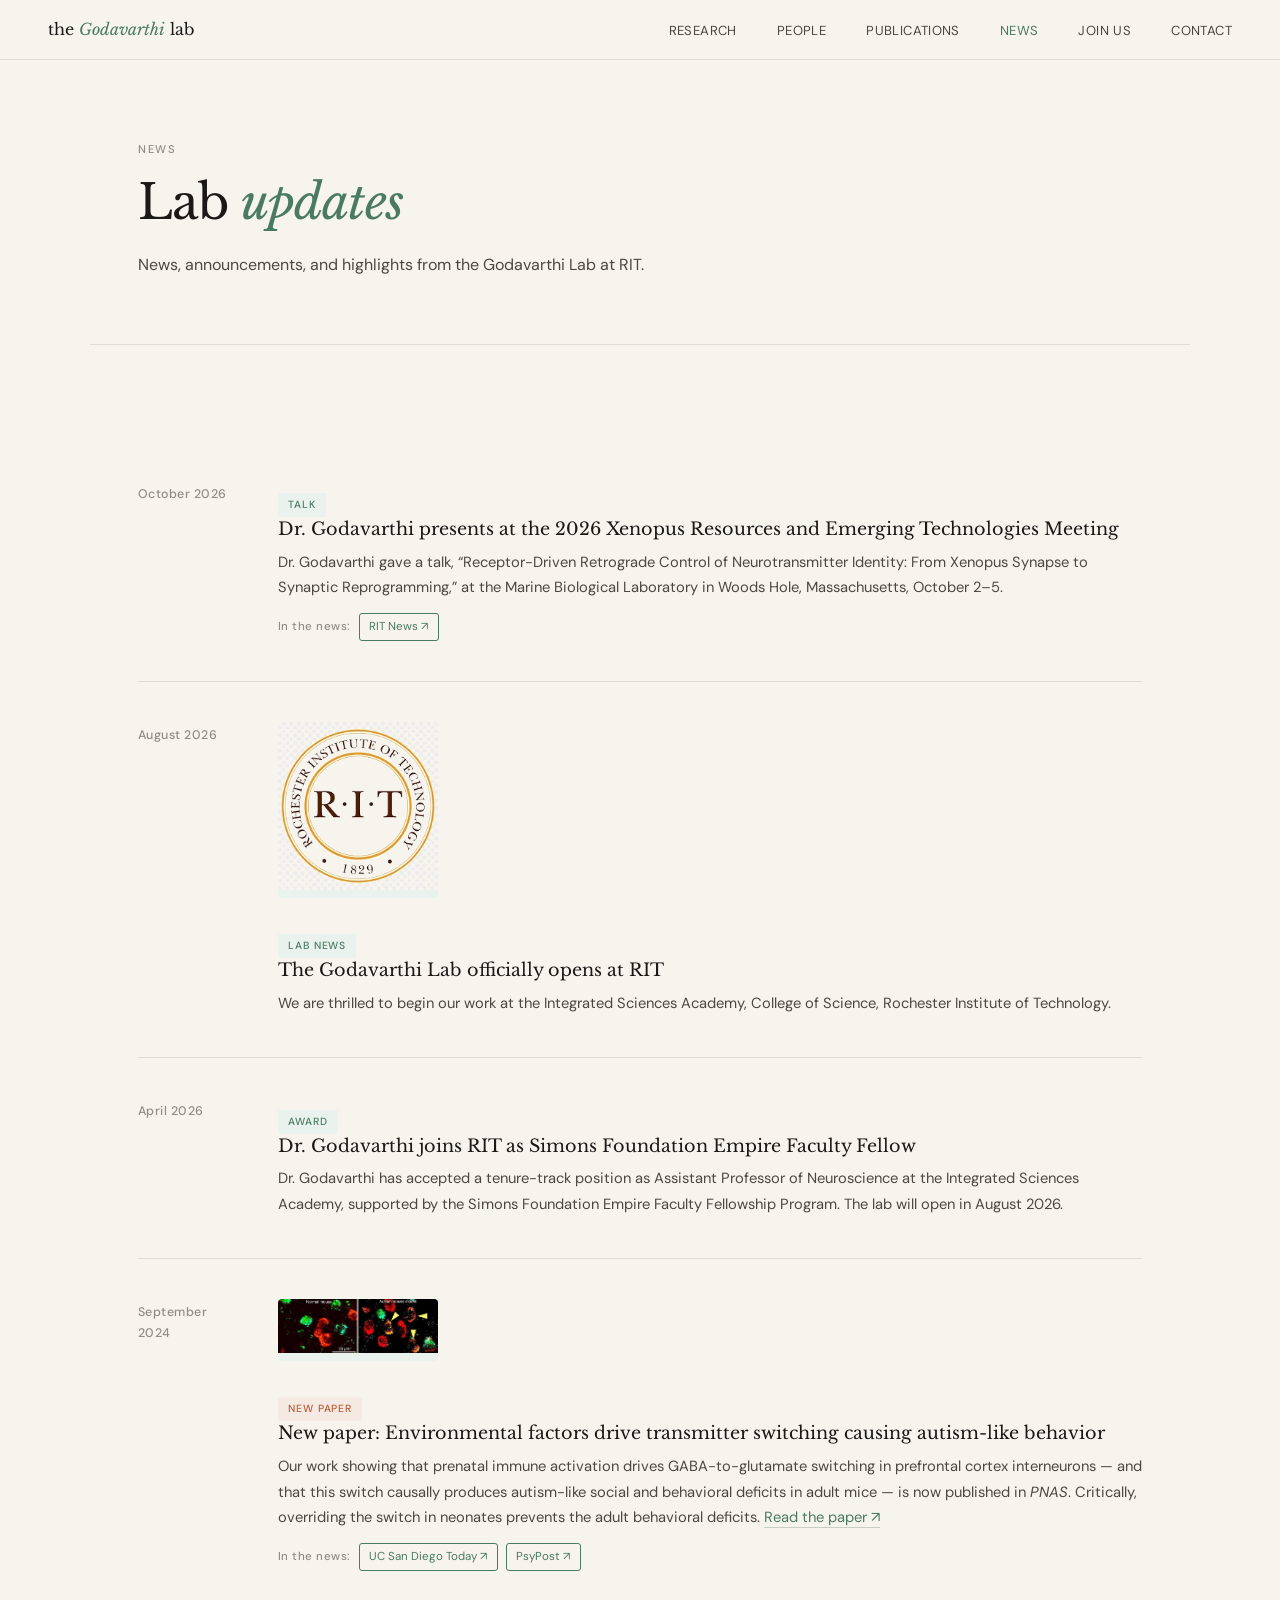
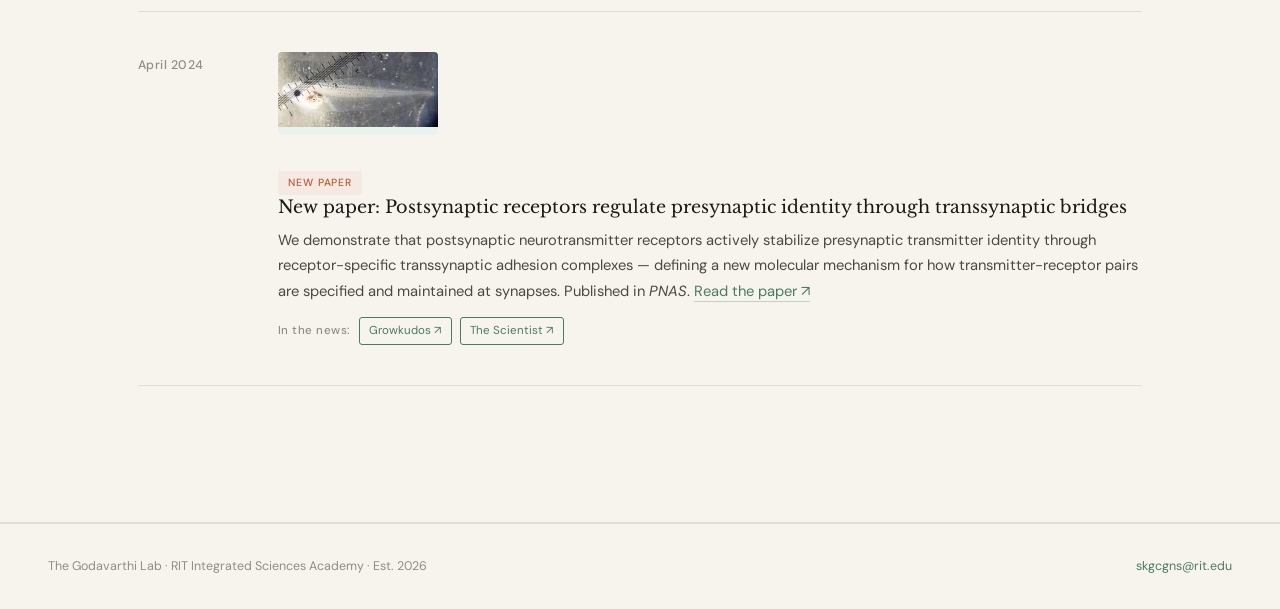
<file: pages/news.html>
<!DOCTYPE html>
<html lang="en">
<head>
<meta charset="UTF-8">
<meta name="viewport" content="width=device-width, initial-scale=1.0">
<title>News — The Godavarthi Lab</title>
<link href="https://fonts.googleapis.com/css2?family=Libre+Baskerville:ital,wght@0,400;0,700;1,400&family=DM+Sans:opsz,wght@9..40,300;9..40,400;9..40,500&display=swap" rel="stylesheet">
<style>
:root {
  --cream:#F7F4EE; --white:#FEFCF8; --ink:#1A1916; --ink-mid:#4B4840;
  --ink-soft:#908D84; --sage:#4A7A62; --sage-pale:#EAF2ED;
  --terra:#B85C35; --terra-pale:#F5EAE3;
  --border:rgba(26,25,22,0.10); --border-mid:rgba(26,25,22,0.18);
}
*{margin:0;padding:0;box-sizing:border-box;}
html{scroll-behavior:smooth;font-size:16px;}
body{font-family:'DM Sans',sans-serif;background:var(--cream);color:var(--ink);line-height:1.7;}
nav{position:sticky;top:0;z-index:100;background:rgba(247,244,238,0.94);backdrop-filter:blur(10px);border-bottom:1px solid var(--border);padding:0 3rem;height:60px;display:flex;align-items:center;justify-content:space-between;}
.nav-brand{font-family:'Libre Baskerville',serif;font-size:1rem;font-weight:400;color:var(--ink);text-decoration:none;}
.nav-brand span{font-style:italic;color:var(--sage);}
.nav-links{display:flex;gap:2.5rem;list-style:none;}
.nav-links a{font-size:0.82rem;font-weight:400;letter-spacing:0.03em;color:var(--ink-mid);text-decoration:none;transition:color 0.18s;}
.nav-links a:hover,.nav-links a.active{color:var(--sage);}
.section{padding:5.5rem 3rem;max-width:1100px;margin:0 auto;}
.divider{border:none;border-top:1px solid var(--border);}
.eyebrow{font-size:0.7rem;font-weight:500;letter-spacing:0.14em;text-transform:uppercase;color:var(--ink-soft);margin-bottom:1rem;display:block;}
h2{font-family:'Libre Baskerville',serif;font-size:2.3rem;font-weight:400;line-height:1.2;letter-spacing:-0.02em;color:var(--ink);}
footer{border-top:1px solid var(--border);padding:2rem 3rem;display:flex;justify-content:space-between;align-items:center;font-size:0.78rem;color:var(--ink-soft);}
footer a{color:var(--sage);text-decoration:none;}

.page-hero{padding:5rem 3rem 4rem;max-width:1100px;margin:0 auto;border-bottom:1px solid var(--border);}
.page-hero h1{font-family:'Libre Baskerville',serif;font-size:3rem;font-weight:400;line-height:1.15;letter-spacing:-0.02em;color:var(--ink);margin-bottom:1.25rem;max-width:700px;}
.page-hero h1 em{font-style:italic;color:var(--sage);}
.page-hero p{font-size:1rem;color:var(--ink-mid);max-width:560px;line-height:1.85;}

/* NEWS ENTRIES */
.news-list { margin-top:3rem; }
.news-entry {
  display:grid; grid-template-columns:100px 1fr;
  gap:2.5rem; padding:2.5rem 0;
  border-bottom:1px solid var(--border);
  align-items:start;
}
.news-entry:first-child { padding-top:0; }
.news-date {
  font-size:0.78rem; color:var(--ink-soft);
  font-weight:500; letter-spacing:0.04em;
  padding-top:0.2rem;
}
.news-title {
  font-family:'Libre Baskerville',serif;
  font-size:1.1rem; font-weight:400; line-height:1.4;
  color:var(--ink); margin-bottom:0.5rem;
}
.news-body {
  font-size:0.92rem; color:var(--ink-mid); line-height:1.75;
}
.news-body a { color:var(--sage); text-decoration:none; border-bottom:1px solid rgba(74,122,98,0.3); }
.news-body a:hover { border-color:var(--sage); }
.news-tag {
  display:inline-block; margin-top:0.75rem;
  font-size:0.65rem; font-weight:500; letter-spacing:0.08em;
  text-transform:uppercase; background:var(--sage-pale);
  color:var(--sage); padding:0.2rem 0.65rem; border-radius:2px;
}
.news-tag.terra { background:var(--terra-pale); color:var(--terra); }

/* HAMBURGER */
.hamburger{display:none;flex-direction:column;gap:5px;cursor:pointer;padding:0.5rem;}
.hamburger span{display:block;width:24px;height:2px;background:var(--ink);transition:all 0.3s;}
.hamburger.open span:nth-child(1){transform:rotate(45deg) translate(5px,5px);}
.hamburger.open span:nth-child(2){opacity:0;}
.hamburger.open span:nth-child(3){transform:rotate(-45deg) translate(5px,-5px);}

@media(max-width:860px){
  nav{padding:0 1.25rem;}
  .hamburger{display:flex;}
  .nav-links{display:none;position:fixed;top:60px;left:0;right:0;background:rgba(247,244,238,0.98);backdrop-filter:blur(12px);flex-direction:column;padding:1.5rem 2rem;gap:1.25rem;border-bottom:1px solid var(--border);box-shadow:0 4px 20px rgba(26,25,22,0.1);z-index:99;}
  .nav-links.open{display:flex;}
  .nav-links a{color:var(--ink-mid) !important;font-size:1rem;}
  .section{padding:3rem 1.25rem;}
  .page-hero{padding:2.5rem 1.25rem 2rem;}
  .page-hero h1{font-size:2.2rem;}
  .news-entry{grid-template-columns:1fr;gap:1rem;}
  .news-content{grid-template-columns:1fr;gap:1rem;}
  .news-thumb{width:100%;}
  .news-date{padding-top:0;}
  footer{flex-direction:column;gap:0.5rem;text-align:center;padding:1.5rem;}
}
.news-content { display:grid; grid-template-columns:1fr; gap:1.5rem; align-items:start; }
.news-thumb {
  width:100%;
  max-width:160px;
  border-radius:4px; overflow:hidden;
  background:var(--sage-pale);
}
.news-thumb img {
  width:100%; height:auto; object-fit:cover;
}
.news-text { flex:1; }
.news-coverage {
  margin-top:0.75rem;
  display:flex; flex-wrap:wrap; align-items:center; gap:0.5rem;
}
.coverage-label {
  font-size:0.72rem; color:var(--ink-soft);
  font-weight:500; letter-spacing:0.04em;
}
.news-coverage a {
  font-size:0.72rem; color:var(--sage);
  text-decoration:none; border:1px solid var(--sage);
  padding:0.2rem 0.6rem; border-radius:3px;
  transition:all 0.18s;
}
.news-coverage a:hover { background:var(--sage); color:#fff; }
</style>
</head>
<body>

<nav id="main-nav">
  <a href="../index.html" class="nav-brand">the <span>Godavarthi</span> lab</a>
  <div class="hamburger" id="hamburger" onclick="toggleMenu()">
    <span></span>
    <span></span>
    <span></span>
  </div>
  <ul class="nav-links" id="nav-links">
    <li><a href="research.html">RESEARCH</a></li>
    <li><a href="people.html">PEOPLE</a></li>
    <li><a href="publications.html">PUBLICATIONS</a></li>
    <li><a href="news.html" class="active">NEWS</a></li>
    <li><a href="joinus.html">JOIN US</a></li>
    <li><a href="../index.html#contact">CONTACT</a></li>
  </ul>
</nav>

<div class="page-hero">
  <span class="eyebrow">News</span>
  <h1>Lab <em>updates</em></h1>
  <p>News, announcements, and highlights from the Godavarthi Lab at RIT.</p>
</div>

<div class="section">
  <div class="news-list">

    <!-- XENOPUS MEETING TALK -->
    <div class="news-entry">
      <div class="news-date">October 2026</div>
      <div class="news-content">
        <div class="news-text" style="width:100%;">
          <span class="news-tag">talk</span>
          <div class="news-title">Dr. Godavarthi presents at the 2026 Xenopus Resources and Emerging Technologies Meeting</div>
          <div class="news-body">Dr. Godavarthi gave a talk, &ldquo;Receptor-Driven Retrograde Control of Neurotransmitter Identity: From Xenopus Synapse to Synaptic Reprogramming,&rdquo; at the Marine Biological Laboratory in Woods Hole, Massachusetts, October 2&ndash;5.</div>
          <div class="news-coverage">
            <span class="coverage-label">In the news:</span>
            <a href="https://www.rit.edu/news/godavarthi-presents-2026-xenopus-resources-and-emerging-technologies-meeting" target="_blank">RIT News ↗</a>
          </div>
        </div>
      </div>
    </div>
    <!-- LAB NEWS -->
    <div class="news-entry">
      <div class="news-date">August 2026</div>
      <div class="news-content">
        <div class="news-thumb">
          <img src="../images/RIT.png" alt="RIT campus">
        </div>
        <div class="news-text">
          <span class="news-tag">lab news</span>
          <div class="news-title">The Godavarthi Lab officially opens at RIT</div>
          <div class="news-body">We are thrilled to begin our work at the Integrated Sciences Academy, College of Science, Rochester Institute of Technology.</div>
        </div>
      </div>
    </div>

    <!-- AWARD -->
    <div class="news-entry">
      <div class="news-date">April 2026</div>
      <div class="news-content">
        <div class="news-text" style="width:100%;">
          <span class="news-tag">award</span>
          <div class="news-title">Dr. Godavarthi joins RIT as Simons Foundation Empire Faculty Fellow</div>
          <div class="news-body">Dr. Godavarthi has accepted a tenure-track position as Assistant Professor of Neuroscience at the Integrated Sciences Academy, supported by the Simons Foundation Empire Faculty Fellowship Program. The lab will open in August 2026.</div>
        </div>
      </div>
    </div>

    <!-- PNAS AUTISM -->
    <div class="news-entry">
      <div class="news-date">September 2024</div>
      <div class="news-content">
        <div class="news-thumb">
          <img src="../images/autism.jpg" alt="Autism neurotransmitter switching">
        </div>
        <div class="news-text">
          <span class="news-tag terra">new paper</span>
          <div class="news-title">New paper: Environmental factors drive transmitter switching causing autism-like behavior</div>
          <div class="news-body">Our work showing that prenatal immune activation drives GABA-to-glutamate switching in prefrontal cortex interneurons — and that this switch causally produces autism-like social and behavioral deficits in adult mice — is now published in <em>PNAS</em>. Critically, overriding the switch in neonates prevents the adult behavioral deficits. <a href="https://doi.org/10.1073/pnas.2406928121" target="_blank">Read the paper ↗</a></div>
          <div class="news-coverage">
            <span class="coverage-label">In the news:</span>
            <a href="https://today.ucsd.edu/story/autism-spectrum-disorders-linked-to-neurotransmitter-switching-in-the-brain" target="_blank">UC San Diego Today ↗</a>
            <a href="https://www.psypost.org/neurotransmitter-switching-in-early-development-predicts-autism-related-behaviors/" target="_blank">PsyPost ↗</a>
          </div>
        </div>
      </div>
    </div>

    <!-- PNAS TRANSSYNAPTIC BRIDGES -->
    <div class="news-entry">
      <div class="news-date">April 2024</div>
      <div class="news-content">
        <div class="news-thumb">
          <img src="../images/tadpole.jpg" alt="Transsynaptic bridges">
        </div>
        <div class="news-text">
          <span class="news-tag terra">new paper</span>
          <div class="news-title">New paper: Postsynaptic receptors regulate presynaptic identity through transsynaptic bridges</div>
          <div class="news-body">We demonstrate that postsynaptic neurotransmitter receptors actively stabilize presynaptic transmitter identity through receptor-specific transsynaptic adhesion complexes — defining a new molecular mechanism for how transmitter-receptor pairs are specified and maintained at synapses. Published in <em>PNAS</em>. <a href="https://doi.org/10.1073/pnas.2318041121" target="_blank">Read the paper ↗</a></div>
          <div class="news-coverage">
            <span class="coverage-label">In the news:</span>
            <a href="https://www.growkudos.com/publications/10.1073%252Fpnas.2318041121/reader" target="_blank">Growkudos ↗</a>
            <a href="https://www.the-scientist.com/the-scientist-s-journal-club-neuroscience-71114" target="_blank">The Scientist ↗</a>
          </div>
        </div>
      </div>
    </div>

  </div>
</div>
  <!-- placeholder note -->
  <p style="margin-top:3rem;font-size:0.85rem;color:var(--ink-soft);font-style:italic;">
    <!-- Add future news entries above this line. Copy the .news-entry block and update the date, title, body, and tag. -->
  </p>
</div>

<hr class="divider">
<footer>
  <span>The Godavarthi Lab · RIT Integrated Sciences Academy · Est. 2026</span>
  <span><a href="mailto:skgcgns@rit.edu">skgcgns@rit.edu</a></span>
</footer>

<script>
function toggleMenu() {
  document.getElementById('hamburger').classList.toggle('open');
  document.getElementById('nav-links').classList.toggle('open');
}
</script>

</body>
</html>
</file>
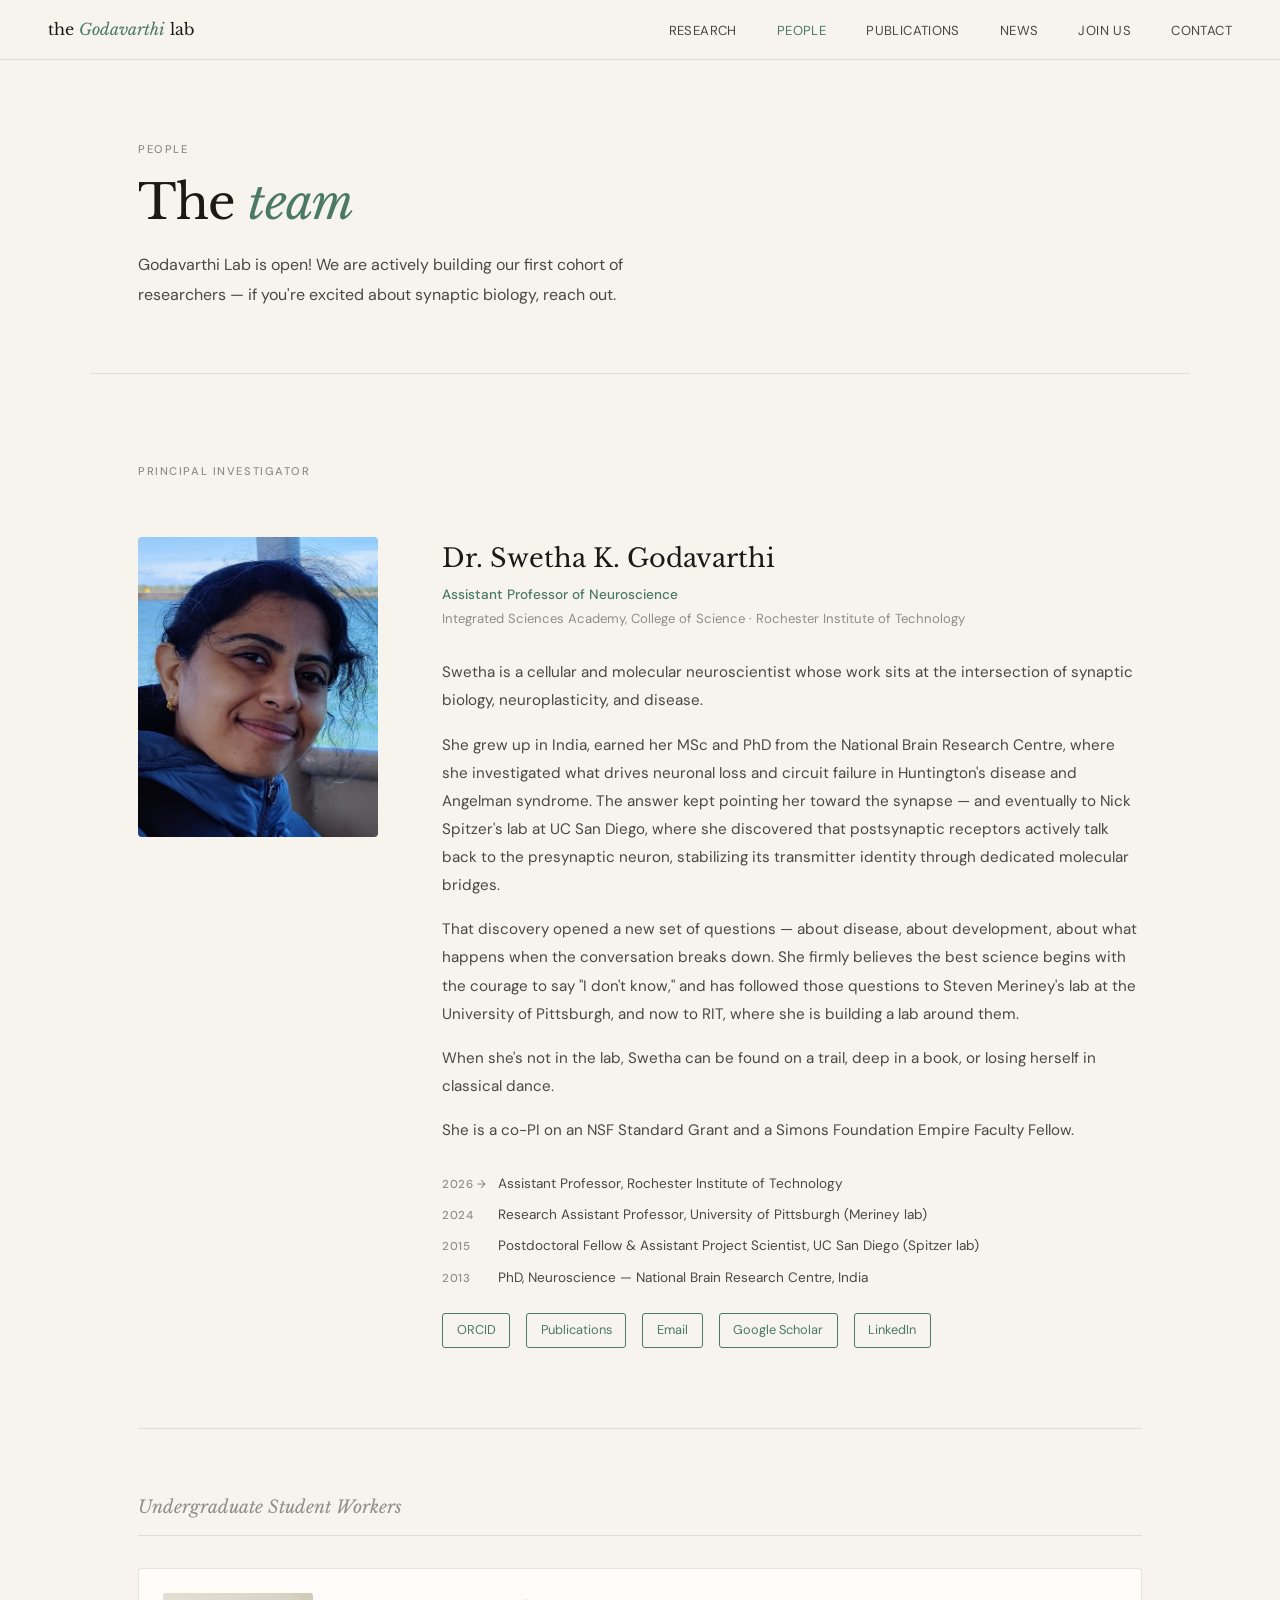
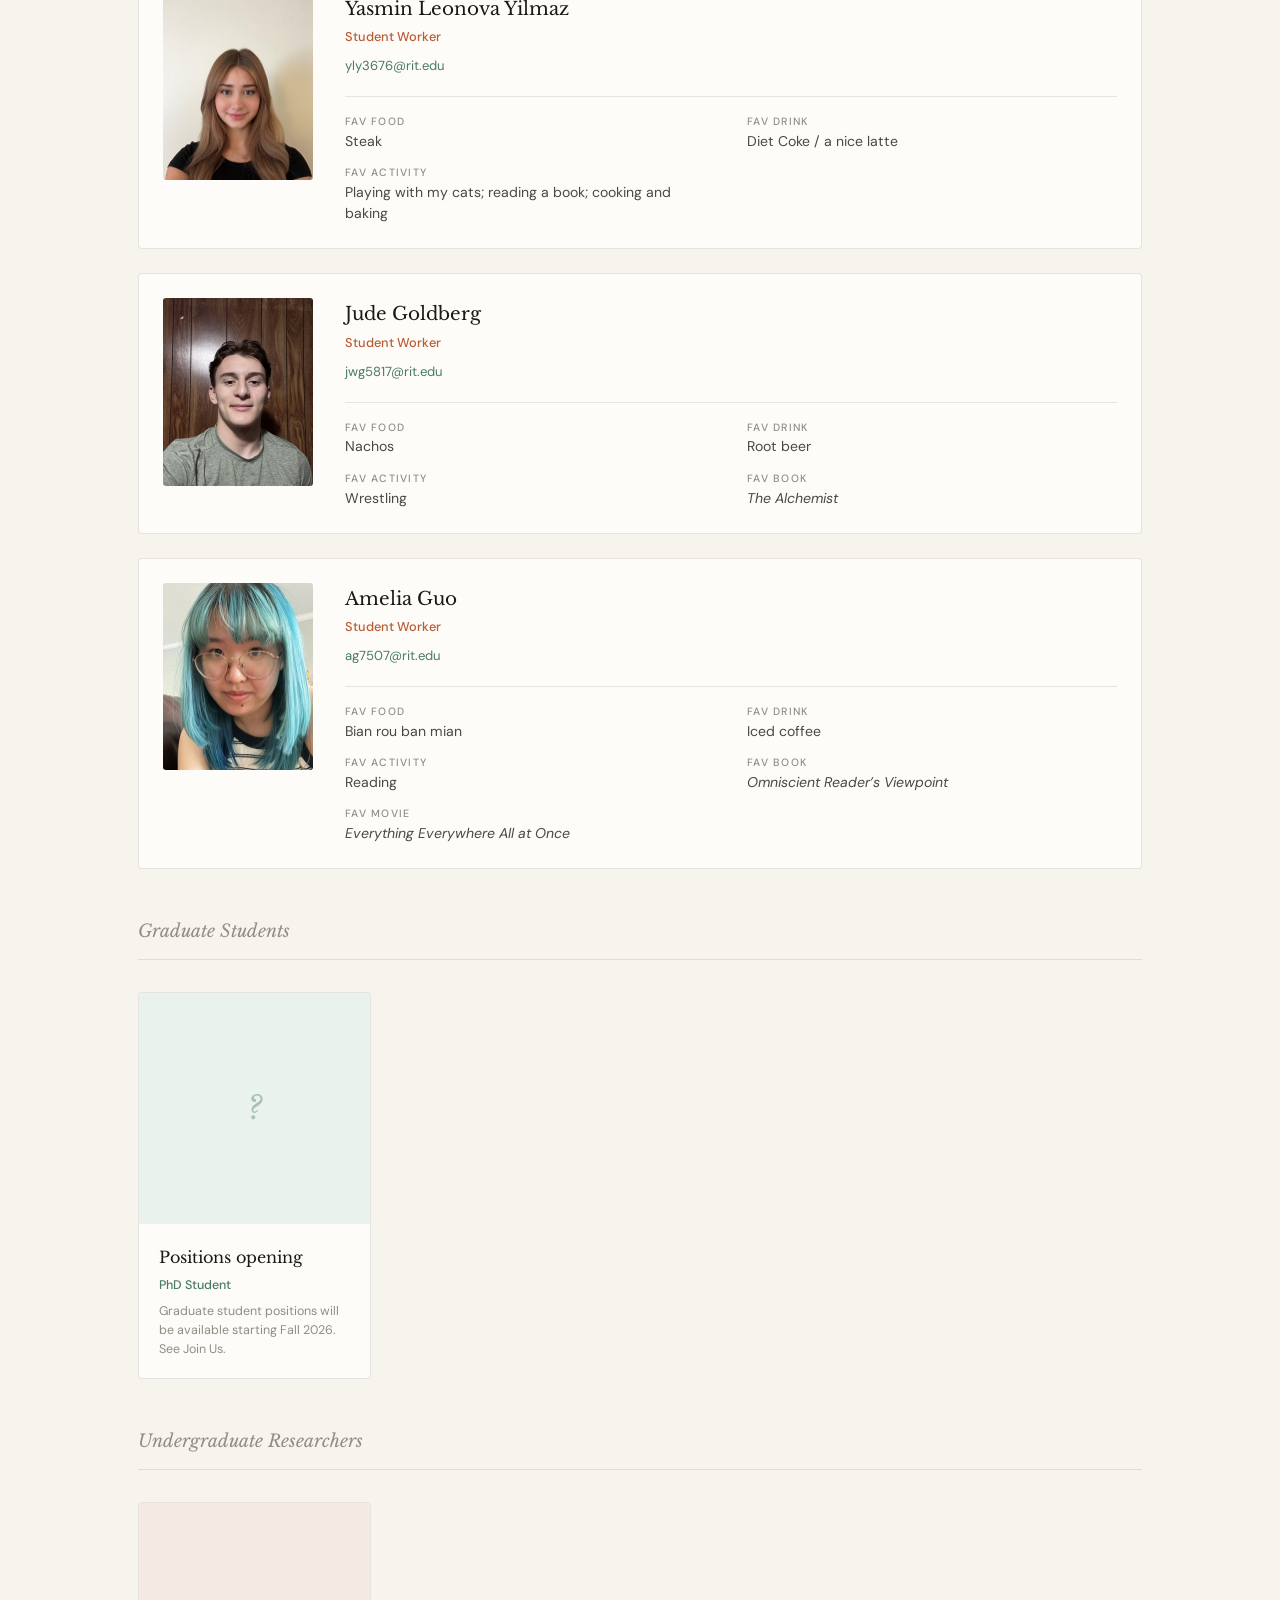
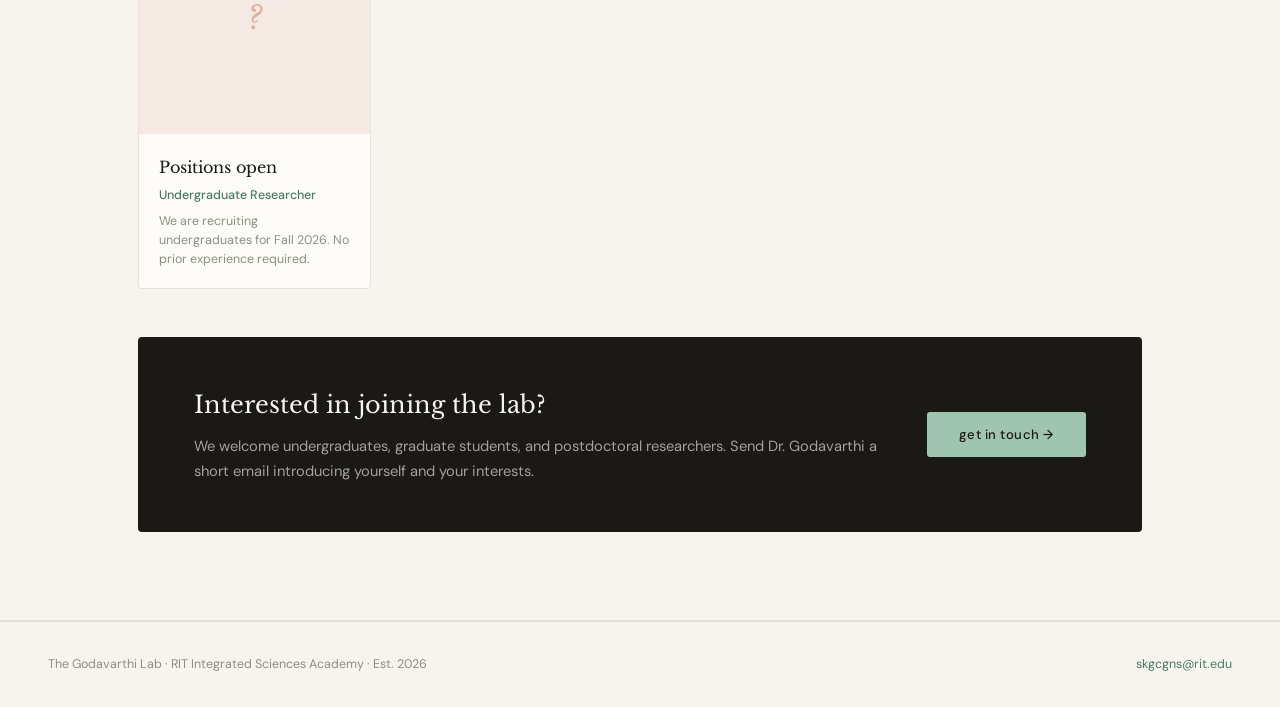
<file: pages/people.html>
<!DOCTYPE html>
<html lang="en">
<head>
<meta charset="UTF-8">
<meta name="viewport" content="width=device-width, initial-scale=1.0">
<title>People — The Godavarthi Lab</title>
<link href="https://fonts.googleapis.com/css2?family=Libre+Baskerville:ital,wght@0,400;0,700;1,400&family=DM+Sans:opsz,wght@9..40,300;9..40,400;9..40,500&display=swap" rel="stylesheet">
<style>
:root {
  --cream:#F7F4EE; --white:#FEFCF8; --ink:#1A1916; --ink-mid:#4B4840;
  --ink-soft:#908D84; --sage:#4A7A62; --sage-pale:#EAF2ED;
  --terra:#B85C35; --terra-pale:#F5EAE3;
  --border:rgba(26,25,22,0.10); --border-mid:rgba(26,25,22,0.18);
}
*{margin:0;padding:0;box-sizing:border-box;}
html{scroll-behavior:smooth;font-size:16px;}
body{font-family:'DM Sans',sans-serif;background:var(--cream);color:var(--ink);line-height:1.7;}
nav{position:sticky;top:0;z-index:100;background:rgba(247,244,238,0.94);backdrop-filter:blur(10px);border-bottom:1px solid var(--border);padding:0 3rem;height:60px;display:flex;align-items:center;justify-content:space-between;}
.nav-brand{font-family:'Libre Baskerville',serif;font-size:1rem;font-weight:400;color:var(--ink);text-decoration:none;}
.nav-brand span{font-style:italic;color:var(--sage);}
.nav-links{display:flex;gap:2.5rem;list-style:none;}
.nav-links a{font-size:0.82rem;font-weight:400;letter-spacing:0.03em;color:var(--ink-mid);text-decoration:none;transition:color 0.18s;}
.nav-links a:hover,.nav-links a.active{color:var(--sage);}
.section{padding:5.5rem 3rem;max-width:1100px;margin:0 auto;}
.divider{border:none;border-top:1px solid var(--border);}
.eyebrow{font-size:0.7rem;font-weight:500;letter-spacing:0.14em;text-transform:uppercase;color:var(--ink-soft);margin-bottom:1rem;display:block;}
h2{font-family:'Libre Baskerville',serif;font-size:2.3rem;font-weight:400;line-height:1.2;letter-spacing:-0.02em;color:var(--ink);}
h2 em{font-style:italic;color:var(--sage);}
footer{border-top:1px solid var(--border);padding:2rem 3rem;display:flex;justify-content:space-between;align-items:center;font-size:0.78rem;color:var(--ink-soft);}
footer a{color:var(--sage);text-decoration:none;}

/* PAGE HERO */
.page-hero{padding:5rem 3rem 4rem;max-width:1100px;margin:0 auto;border-bottom:1px solid var(--border);}
.page-hero h1{font-family:'Libre Baskerville',serif;font-size:3rem;font-weight:400;line-height:1.15;letter-spacing:-0.02em;color:var(--ink);margin-bottom:1.25rem;max-width:700px;}
.page-hero h1 em{font-style:italic;color:var(--sage);}
.page-hero p{font-size:1rem;color:var(--ink-mid);max-width:560px;line-height:1.85;}

/* PI CARD */
.pi-layout{display:grid;grid-template-columns:240px 1fr;gap:4rem;align-items:start;margin-top:3.5rem;}
.pi-img{background:var(--sage-pale);border-radius:4px;aspect-ratio:4/5;display:flex;flex-direction:column;align-items:center;justify-content:center;position:relative;overflow:hidden;}
.pi-img img{width:100%;height:100%;object-fit:cover;}
.pi-img-placeholder{font-family:'Libre Baskerville',serif;font-size:4rem;font-weight:400;font-style:italic;color:var(--sage);opacity:0.3;}
.pi-img-note{position:absolute;bottom:1rem;font-size:0.68rem;color:var(--sage);opacity:0.6;font-style:italic;}
.pi-name{font-family:'Libre Baskerville',serif;font-size:1.6rem;font-weight:400;color:var(--ink);margin-bottom:0.15rem;}
.pi-role{font-size:0.85rem;color:var(--sage);font-weight:500;margin-bottom:0.1rem;}
.pi-inst{font-size:0.82rem;color:var(--ink-soft);margin-bottom:1.75rem;}
.pi-bio{font-size:0.95rem;color:var(--ink-mid);line-height:1.85;margin-bottom:1rem;}
.pi-links{display:flex;gap:1rem;margin-top:1.5rem;flex-wrap:wrap;}
.pi-links a{font-size:0.8rem;color:var(--sage);text-decoration:none;border:1px solid var(--sage);padding:0.35rem 0.85rem;border-radius:3px;transition:all 0.18s;}
.pi-links a:hover{background:var(--sage);color:#fff;}
.pi-trail{margin-top:1.75rem;display:flex;flex-direction:column;gap:0.5rem;}
.pi-trail-item{display:flex;align-items:baseline;gap:0.75rem;font-size:0.85rem;color:var(--ink-mid);}
.pi-trail-year{font-size:0.72rem;color:var(--ink-soft);font-weight:500;letter-spacing:0.05em;min-width:44px;}

/* TEAM GRID */
.team-section{margin-top:4rem;}
.team-section-title{font-family:'Libre Baskerville',serif;font-size:1.1rem;font-weight:400;font-style:italic;color:var(--ink-soft);margin-bottom:2rem;padding-bottom:0.75rem;border-bottom:1px solid var(--border);}
.team-grid{display:grid;grid-template-columns:repeat(auto-fill,minmax(220px,1fr));gap:1.5rem;margin-bottom:3rem;}
.team-card{background:var(--white);border:1px solid var(--border);border-radius:4px;overflow:hidden;}
.team-card-img{aspect-ratio:1/1;background:var(--sage-pale);display:flex;align-items:center;justify-content:center;}
.team-card-img.terra-bg{background:var(--terra-pale);}
.team-card-initials{font-family:'Libre Baskerville',serif;font-size:2rem;font-style:italic;color:var(--sage);opacity:0.4;}
.team-card-initials.terra{color:var(--terra);}
.team-card-body{padding:1.25rem;}
.team-card-name{font-family:'Libre Baskerville',serif;font-size:1rem;font-weight:400;color:var(--ink);margin-bottom:0.2rem;}
.team-card-role{font-size:0.78rem;color:var(--sage);font-weight:500;margin-bottom:0.4rem;}
.team-card-note{font-size:0.78rem;color:var(--ink-soft);line-height:1.5;}

/* MEMBER PROFILES (photo + details beside the name) */
.member-list{display:flex;flex-direction:column;gap:1.5rem;margin-bottom:3rem;}
.member{display:grid;grid-template-columns:150px 1fr;gap:2rem;align-items:start;background:var(--white);border:1px solid var(--border);border-radius:4px;padding:1.5rem;}
.member-photo{aspect-ratio:4/5;background:var(--terra-pale);border-radius:3px;overflow:hidden;display:flex;align-items:center;justify-content:center;}
.member-photo img{width:100%;height:100%;object-fit:cover;}
.member-name{font-family:'Libre Baskerville',serif;font-size:1.15rem;font-weight:400;color:var(--ink);margin-bottom:0.15rem;}
.member-role{font-size:0.8rem;color:var(--terra);font-weight:500;margin-bottom:0.2rem;}
.member-email{font-size:0.82rem;color:var(--sage);text-decoration:none;}
.member-email:hover{text-decoration:underline;}
.member-favs{display:grid;grid-template-columns:repeat(2,minmax(0,1fr));gap:0.75rem 2rem;margin-top:1.1rem;padding-top:1rem;border-top:1px solid var(--border);}
.member-favs dt{font-size:0.66rem;font-weight:500;letter-spacing:0.12em;text-transform:uppercase;color:var(--ink-soft);}
.member-favs dd{font-size:0.88rem;color:var(--ink-mid);line-height:1.5;}

/* JOIN BANNER */
.join-banner{background:var(--ink);border-radius:4px;padding:3rem 3.5rem;display:grid;grid-template-columns:1fr auto;gap:3rem;align-items:center;margin-top:2rem;}
.join-banner h3{font-family:'Libre Baskerville',serif;font-size:1.5rem;font-weight:400;color:#F7F4EE;margin-bottom:0.5rem;}
.join-banner p{font-size:0.92rem;color:rgba(247,244,238,0.62);line-height:1.7;}
.btn-join{background:#9FC4B0;color:var(--ink);font-size:0.82rem;font-weight:500;letter-spacing:0.04em;padding:0.7rem 2rem;border-radius:3px;text-decoration:none;transition:background 0.18s;white-space:nowrap;}
.btn-join:hover{background:#b5d3c4;}

/* HAMBURGER */
.hamburger{display:none;flex-direction:column;gap:5px;cursor:pointer;padding:0.5rem;}
.hamburger span{display:block;width:24px;height:2px;background:var(--ink);transition:all 0.3s;}
.hamburger.open span:nth-child(1){transform:rotate(45deg) translate(5px,5px);}
.hamburger.open span:nth-child(2){opacity:0;}
.hamburger.open span:nth-child(3){transform:rotate(-45deg) translate(5px,-5px);}

@media(max-width:860px){
  nav{padding:0 1.25rem;}
  .hamburger{display:flex;}
  .nav-links{display:none;position:fixed;top:60px;left:0;right:0;background:rgba(247,244,238,0.98);backdrop-filter:blur(12px);flex-direction:column;padding:1.5rem 2rem;gap:1.25rem;border-bottom:1px solid var(--border);box-shadow:0 4px 20px rgba(26,25,22,0.1);z-index:99;}
  .nav-links.open{display:flex;}
  .nav-links a{color:var(--ink-mid) !important;font-size:1rem;}
  .section{padding:3rem 1.25rem;}
  .page-hero{padding:2.5rem 1.25rem 2rem;}
  .page-hero h1{font-size:2.2rem;}
  .pi-layout{grid-template-columns:1fr;}
  .pi-img{aspect-ratio:1/1;max-width:200px;margin:0 auto;}
  .pi-links{flex-wrap:wrap;gap:0.5rem;}
  .member{grid-template-columns:1fr;gap:1.25rem;}
  .member-photo{max-width:180px;}
  .member-favs{grid-template-columns:1fr;}
  .join-banner{grid-template-columns:1fr;padding:2rem;gap:1.5rem;}
  footer{flex-direction:column;gap:0.5rem;text-align:center;padding:1.5rem;}
}
</style>
</head>
<body>

<nav id="main-nav">
  <a href="../index.html" class="nav-brand">the <span>Godavarthi</span> lab</a>
  <div class="hamburger" id="hamburger" onclick="toggleMenu()">
    <span></span>
    <span></span>
    <span></span>
  </div>
  <ul class="nav-links" id="nav-links">
    <li><a href="research.html">RESEARCH</a></li>
    <li><a href="people.html" class="active">PEOPLE</a></li>
    <li><a href="publications.html">PUBLICATIONS</a></li>
    <li><a href="news.html">NEWS</a></li>
    <li><a href="joinus.html">JOIN US</a></li>
    <li><a href="../index.html#contact">CONTACT</a></li>
  </ul>
</nav>

<div class="page-hero">
  <span class="eyebrow">People</span>
  <h1>The <em>team</em></h1>
  <p>Godavarthi Lab is open! We are actively building our first cohort of researchers — if you're excited about synaptic biology, reach out.</p>
</div>

<!-- PI -->
<div class="section">
  <span class="eyebrow">Principal Investigator</span>
  <div class="pi-layout">
    <div>
      <div class="pi-img">
  <img src="../images/swetha.jpg" alt="Dr. Swetha Godavarthi">
</div>
    </div>
    <div>
      <div class="pi-name">Dr. Swetha K. Godavarthi</div>
      <div class="pi-role">Assistant Professor of Neuroscience</div>
      <div class="pi-inst">Integrated Sciences Academy, College of Science · Rochester Institute of Technology</div>
      <p class="pi-bio">Swetha is a cellular and molecular neuroscientist whose work sits at the intersection of synaptic biology, neuroplasticity, and disease.</p>
<p class="pi-bio">She grew up in India, earned her MSc and PhD from the National Brain Research Centre, where she investigated what drives neuronal loss and circuit failure in Huntington's disease and Angelman syndrome. The answer kept pointing her toward the synapse — and eventually to Nick Spitzer's lab at UC San Diego, where she discovered that postsynaptic receptors actively talk back to the presynaptic neuron, stabilizing its transmitter identity through dedicated molecular bridges.</p>
<p class="pi-bio">That discovery opened a new set of questions — about disease, about development, about what happens when the conversation breaks down. She firmly believes the best science begins with the courage to say "I don't know," and has followed those questions to Steven Meriney's lab at the University of Pittsburgh, and now to RIT, where she is building a lab around them.</p>
<p class="pi-bio">When she's not in the lab, Swetha can be found on a trail, deep in a book, or losing herself in classical dance.</p>
      <p class="pi-bio">She is a co-PI on an NSF Standard Grant and a Simons Foundation Empire Faculty Fellow.</p>
      <div class="pi-trail">
        <div class="pi-trail-item"><span class="pi-trail-year">2026 →</span><span>Assistant Professor, Rochester Institute of Technology</span></div>
        <div class="pi-trail-item"><span class="pi-trail-year">2024</span><span>Research Assistant Professor, University of Pittsburgh (Meriney lab)</span></div>
        <div class="pi-trail-item"><span class="pi-trail-year">2015</span><span>Postdoctoral Fellow &amp; Assistant Project Scientist, UC San Diego (Spitzer lab)</span></div>
        <div class="pi-trail-item"><span class="pi-trail-year">2013</span><span>PhD, Neuroscience — National Brain Research Centre, India</span></div>
      </div>
      <div class="pi-links">
        <a href="https://orcid.org/0000-0003-4665-4627" target="_blank">ORCID</a>
        <a href="publications.html">Publications</a>
        <a href="mailto:skgcgns@rit.edu">Email</a>
        <a href="https://scholar.google.com/citations?user=E4t7wzQAAAAJ&hl=en" target="_blank">Google Scholar</a>
	<a href="https://www.linkedin.com/in/swetha-godavarthi/" target="_blank">LinkedIn</a>
      </div>
    </div>
  </div>

  <hr class="divider" style="margin-top:5rem;">

  <!-- TEAM -->
  <div class="team-section">
    <!-- UNDERGRADUATE STUDENT WORKERS -->
    <div class="team-section-title">Undergraduate Student Workers</div>
    <div class="member-list">
      <div class="member">
        <div class="member-photo">
          <img src="../images/people/yasmin-yilmaz.jpg" alt="Yasmin Leonova Yilmaz">
        </div>
        <div>
          <div class="member-name">Yasmin Leonova Yilmaz</div>
          <div class="member-role">Student Worker</div>
          <a class="member-email" href="mailto:yly3676@rit.edu">yly3676@rit.edu</a>
          <dl class="member-favs">
            <div><dt>Fav food</dt><dd>Steak</dd></div>
            <div><dt>Fav drink</dt><dd>Diet Coke / a nice latte</dd></div>
            <div><dt>Fav activity</dt><dd>Playing with my cats; reading a book; cooking and baking</dd></div>
          </dl>
        </div>
      </div>
      <div class="member">
        <div class="member-photo">
          <img src="../images/people/jude-goldberg.jpg" alt="Jude Goldberg">
        </div>
        <div>
          <div class="member-name">Jude Goldberg</div>
          <div class="member-role">Student Worker</div>
          <a class="member-email" href="mailto:jwg5817@rit.edu">jwg5817@rit.edu</a>
          <dl class="member-favs">
            <div><dt>Fav food</dt><dd>Nachos</dd></div>
            <div><dt>Fav drink</dt><dd>Root beer</dd></div>
            <div><dt>Fav activity</dt><dd>Wrestling</dd></div>
            <div><dt>Fav book</dt><dd><em>The Alchemist</em></dd></div>
          </dl>
        </div>
      </div>
      <div class="member">
        <div class="member-photo">
          <img src="../images/people/amelia-guo.jpg" alt="Amelia Guo">
        </div>
        <div>
          <div class="member-name">Amelia Guo</div>
          <div class="member-role">Student Worker</div>
          <a class="member-email" href="mailto:ag7507@rit.edu">ag7507@rit.edu</a>
          <dl class="member-favs">
            <div><dt>Fav food</dt><dd>Bian rou ban mian</dd></div>
            <div><dt>Fav drink</dt><dd>Iced coffee</dd></div>
            <div><dt>Fav activity</dt><dd>Reading</dd></div>
            <div><dt>Fav book</dt><dd><em>Omniscient Reader&rsquo;s Viewpoint</em></dd></div>
            <div><dt>Fav movie</dt><dd><em>Everything Everywhere All at Once</em></dd></div>
          </dl>
        </div>
      </div>
    </div>

    <!-- GRADUATE STUDENTS -->
    <div class="team-section-title">Graduate Students</div>
    <div class="team-grid">
      <div class="team-card">
        <div class="team-card-img">
          <div class="team-card-initials">?</div>
        </div>
        <div class="team-card-body">
          <div class="team-card-name">Positions opening</div>
          <div class="team-card-role">PhD Student</div>
          <div class="team-card-note">Graduate student positions will be available starting Fall 2026. See Join Us.</div>
        </div>
      </div>
    </div>

    <!-- UNDERGRADUATES -->
    <div class="team-section-title">Undergraduate Researchers</div>
    <div class="team-grid">
      <div class="team-card">
        <div class="team-card-img terra-bg">
          <div class="team-card-initials terra">?</div>
        </div>
        <div class="team-card-body">
          <div class="team-card-name">Positions open</div>
          <div class="team-card-role">Undergraduate Researcher</div>
          <div class="team-card-note">We are recruiting undergraduates for Fall 2026. No prior experience required.</div>
        </div>
      </div>
    </div>

  </div>

  <!-- JOIN BANNER -->
  <div class="join-banner">
    <div>
      <h3>Interested in joining the lab?</h3>
      <p>We welcome undergraduates, graduate students, and postdoctoral researchers. Send Dr. Godavarthi a short email introducing yourself and your interests.</p>
    </div>
    <a href="mailto:skgcgns@rit.edu?subject=Joining%20the%20Godavarthi%20Lab" class="btn-join">get in touch →</a>
  </div>
</div>

<hr class="divider">
<footer>
  <span>The Godavarthi Lab · RIT Integrated Sciences Academy · Est. 2026</span>
  <span><a href="mailto:skgcgns@rit.edu">skgcgns@rit.edu</a></span>
</footer>

<script>
function toggleMenu() {
  document.getElementById('hamburger').classList.toggle('open');
  document.getElementById('nav-links').classList.toggle('open');
}
</script>

</body>
</html>
</file>
